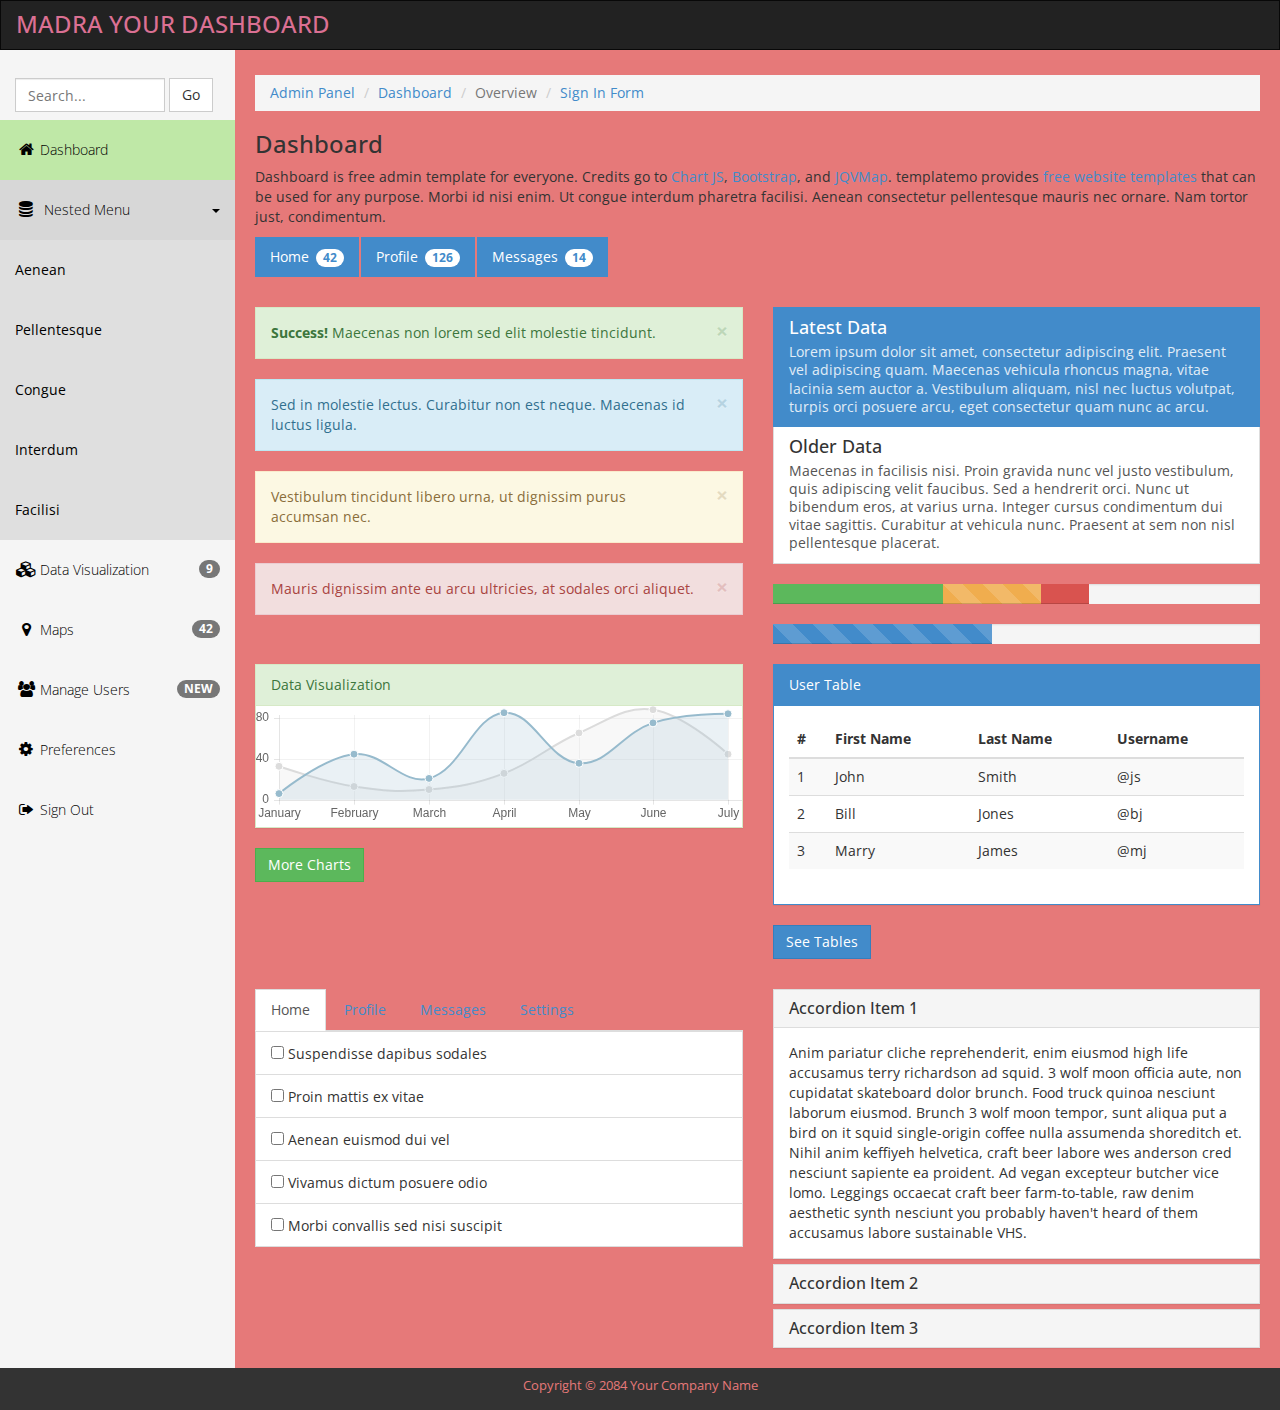
<file: Dashboard/index.html>
<!DOCTYPE html>
<head>
  <meta charset="utf-8">
  <!--[if IE]><meta http-equiv="X-UA-Compatible" content="IE=edge,chrome=1"><![endif]-->
  <title>Dashboard, Free HTML5 Admin Template</title>
  <meta name="keywords" content="" />
  <meta name="description" content="" />
  <meta name="viewport" content="width=device-width">        
  <link rel="stylesheet" href="css/templatemo_main.css">
<!-- 
Dashboard Template 
http://www.templatemo.com/preview/templatemo_415_dashboard
-->
</head>
<body>
  <div class="navbar navbar-inverse" role="navigation">
      <div class="navbar-header">
        <div class="logo"><h1>MADRA YOUR DASHBOARD</h1></div>
        <button type="button" class="navbar-toggle" data-toggle="collapse" data-target=".navbar-collapse">
          <span class="sr-only">Toggle navigation</span>
          <span class="icon-bar"></span>
          <span class="icon-bar"></span>
          <span class="icon-bar"></span>
        </button> 
      </div>   
    </div>
    <div class="template-page-wrapper">
      <div class="navbar-collapse collapse templatemo-sidebar">
        <ul class="templatemo-sidebar-menu">
          <li>
            <form class="navbar-form">
              <input type="text" class="form-control" id="templatemo_search_box" placeholder="Search...">
              <span class="btn btn-default">Go</span>
            </form>
          </li>
          <li class="active"><a href="#"><i class="fa fa-home"></i>Dashboard</a></li>
          <li class="sub open">
            <a href="javascript:;">
              <i class="fa fa-database"></i> Nested Menu <div class="pull-right"><span class="caret"></span></div>
            </a>
            <ul class="templatemo-submenu">
              <li><a href="#">Aenean</a></li>
              <li><a href="#">Pellentesque</a></li>
              <li><a href="#">Congue</a></li>             
              <li><a href="#">Interdum</a></li>
              <li><a href="#">Facilisi</a></li>
            </ul>
          </li>
          <li><a href="data-visualization.html"><i class="fa fa-cubes"></i><span class="badge pull-right">9</span>Data Visualization</a></li>
          <li><a href="maps.html"><i class="fa fa-map-marker"></i><span class="badge pull-right">42</span>Maps</a></li>
          <li><a href="tables.html"><i class="fa fa-users"></i><span class="badge pull-right">NEW</span>Manage Users</a></li>
          <li><a href="preferences.html"><i class="fa fa-cog"></i>Preferences</a></li>
          <li><a href="javascript:;" data-toggle="modal" data-target="#confirmModal"><i class="fa fa-sign-out"></i>Sign Out</a></li>
        </ul>
      </div><!--/.navbar-collapse -->

      <div class="templatemo-content-wrapper">
        <div class="templatemo-content">
          <ol class="breadcrumb">
            <li><a href="index.html">Admin Panel</a></li>
            <li><a href="#">Dashboard</a></li>
            <li class="active">Overview</li>
            <li><a href="sign-in.html">Sign In Form</a></li>
          </ol>
          <h1>Dashboard</h1>
          <p>Dashboard is free admin template for everyone. Credits go to <a href="http://chartjs.org">Chart JS</a>, <a href="http://getbootstrap.com">Bootstrap</a>, and <a href="http://jqvmap.com">JQVMap</a>. templatemo provides <a href="#">free website templates</a> that can be used for any purpose. Morbi id nisi enim. Ut congue interdum pharetra facilisi. Aenean consectetur pellentesque mauris nec ornare. Nam tortor just, condimentum.</p>

          <div class="margin-bottom-30">
            <div class="row">
              <div class="col-md-12">
                <ul class="nav nav-pills">
                  <li class="active"><a href="#">Home <span class="badge">42</span></a></li>
                  <li class="active"><a href="#">Profile <span class="badge">126</span></a></li>
                  <li class="active"><a href="#">Messages <span class="badge">14</span></a></li>
                </ul>          
              </div>
            </div>
          </div>         

          <div class="row">
            <div class="col-md-6">
              <div class="templatemo-alerts">
                <div class="row">
                  <div class="col-md-12">
                    <div class="alert alert-success alert-dismissible" role="alert">
                      <button type="button" class="close" data-dismiss="alert"><span aria-hidden="true">&times;</span><span class="sr-only">Close</span></button>
                      <strong>Success!</strong> Maecenas non lorem sed elit molestie tincidunt.
                    </div>
                    <div class="alert alert-info alert-dismissible" role="alert">
                      <button type="button" class="close" data-dismiss="alert"><span aria-hidden="true">&times;</span><span class="sr-only">Close</span></button>
                      Sed in molestie lectus. Curabitur non est neque. Maecenas id luctus ligula.
                    </div>
                    <div class="alert alert-warning alert-dismissible" role="alert">
                      <button type="button" class="close" data-dismiss="alert"><span aria-hidden="true">&times;</span><span class="sr-only">Close</span></button>
                      Vestibulum tincidunt libero urna, ut dignissim purus accumsan nec.
                    </div>
                    <div class="alert alert-danger alert-dismissible" role="alert">
                      <button type="button" class="close" data-dismiss="alert"><span aria-hidden="true">&times;</span><span class="sr-only">Close</span></button>
                      Mauris dignissim ante eu arcu ultricies, at sodales orci aliquet.
                    </div>            
                  </div>  
                </div>            
              </div>              
            </div>
            <div class="col-md-6">
              <div class="templatemo-progress">
                <div class="list-group">
                  <a href="#" class="list-group-item active">
                    <h4 class="list-group-item-heading">Latest Data</h4>
                    <p class="list-group-item-text">Lorem ipsum dolor sit amet, consectetur adipiscing elit. Praesent vel adipiscing quam. Maecenas vehicula rhoncus magna, vitae lacinia sem auctor a. Vestibulum aliquam, nisl nec luctus volutpat, turpis orci posuere arcu, eget consectetur quam nunc ac arcu.</p>
                  </a>
                  <a href="#" class="list-group-item">
                    <h4 class="list-group-item-heading">Older Data</h4>
                    <p class="list-group-item-text">Maecenas in facilisis nisi. Proin gravida nunc vel justo vestibulum, quis adipiscing velit faucibus. Sed a hendrerit orci. Nunc ut bibendum eros, at varius urna. Integer cursus condimentum dui vitae sagittis. Curabitur at vehicula nunc. Praesent at sem non nisl pellentesque placerat.</p>
                  </a>
                </div>
                <div class="progress">
                  <div class="progress-bar progress-bar-success" style="width: 35%">
                    <span class="sr-only">35% Complete (success)</span>
                  </div>
                  <div class="progress-bar progress-bar-warning progress-bar-striped" style="width: 20%">
                    <span class="sr-only">20% Complete (warning)</span>
                  </div>
                  <div class="progress-bar progress-bar-danger" style="width: 10%">
                    <span class="sr-only">10% Complete (danger)</span>
                  </div>
                </div>
                <div class="progress">
                  <div class="progress-bar progress-bar-striped active"  role="progressbar" aria-valuenow="45" aria-valuemin="0" aria-valuemax="100" style="width: 45%">
                    <span class="sr-only">45% Complete</span>
                  </div>
                </div>
              </div> 
            </div>
          </div>
          <div class="templatemo-panels">
            <div class="row">
              <div class="col-md-6 col-sm-6 margin-bottom-30">
                <div class="panel panel-success">
                  <div class="panel-heading">Data Visualization</div>
                  <canvas id="templatemo-line-chart" height="120" width="500"></canvas>
                </div> 
                <span class="btn btn-success"><a href="data-visualization.html">More Charts</a></span>
              </div>   
              <div class="col-md-6 col-sm-6 margin-bottom-30">
                <div class="panel panel-primary">
                  <div class="panel-heading">User Table</div>
                  <div class="panel-body">
                    <table class="table table-striped">
                      <thead>
                        <tr>
                          <th>#</th>
                          <th>First Name</th>
                          <th>Last Name</th>
                          <th>Username</th>
                        </tr>
                      </thead>
                      <tbody>
                        <tr>
                          <td>1</td>
                          <td>John</td>
                          <td>Smith</td>
                          <td>@js</td>
                        </tr>
                        <tr>
                          <td>2</td>
                          <td>Bill</td>
                          <td>Jones</td>
                          <td>@bj</td>
                        </tr>
                        <tr>
                          <td>3</td>
                          <td>Marry</td>
                          <td>James</td>
                          <td>@mj</td>
                        </tr>
                      </tbody>
                    </table>
                  </div>
                </div>
                <span class="btn btn-primary"><a href="tables.html">See Tables</a></span>
              </div>       
            </div>
            <div class="row">
              <div class="col-md-6 col-sm-6">
                <!-- Nav tabs -->
                <ul class="nav nav-tabs" role="tablist" id="templatemo-tabs">
                  <li class="active"><a href="#home" role="tab" data-toggle="tab">Home</a></li>
                  <li><a href="#profile" role="tab" data-toggle="tab">Profile</a></li>
                  <li><a href="#messages" role="tab" data-toggle="tab">Messages</a></li>
                  <li><a href="#settings" role="tab" data-toggle="tab">Settings</a></li>
                </ul>

                <!-- Tab panes -->
                <div class="tab-content">
                  <div class="tab-pane fade in active" id="home">
                    <ul class="list-group">
                      <li class="list-group-item"><input type="checkbox" name="" value=""> Suspendisse dapibus sodales</li>
                      <li class="list-group-item"><input type="checkbox" name="" value=""> Proin mattis ex vitae</li>
                      <li class="list-group-item"><input type="checkbox" name="" value=""> Aenean euismod dui vel</li>
                      <li class="list-group-item"><input type="checkbox" name="" value=""> Vivamus dictum posuere odio</li>
                      <li class="list-group-item"><input type="checkbox" name="" value=""> Morbi convallis sed nisi suscipit</li>
                    </ul>
                  </div>
                  <div class="tab-pane fade" id="profile">
                    <ul class="list-group">
                      <li class="list-group-item">
                        <span class="badge">33</span>
                        Vivamus dictum posuere odio
                      </li>
                      <li class="list-group-item">
                        <span class="badge">9</span>
                        Dapibus ac facilisis in
                      </li>
                      <li class="list-group-item">
                        <span class="badge">0</span>
                        Morbi convallis sed nisi suscipit
                      </li>
                      <li class="list-group-item">
                        <span class="badge">14</span>
                        Cras justo odio
                      </li>
                      <li class="list-group-item">
                        <span class="badge">2</span>
                        Vestibulum at eros
                      </li>
                    </ul>
                  </div>
                  <div class="tab-pane fade" id="messages">
                    <div class="list-group">
                      <a href="#" class="list-group-item active">
                        Morbi convallis sed nisi suscipit
                      </a>
                      <a href="#" class="list-group-item">Dapibus ac facilisis in</a>
                      <a href="#" class="list-group-item">Morbi leo risus</a>
                      <a href="#" class="list-group-item">Porta ac consectetur ac</a>
                      <a href="#" class="list-group-item">Vestibulum at eros</a>
                    </div>
                  </div>
                  <div class="tab-pane fade" id="settings">
                    <div class="list-group">
                      <a href="#" class="list-group-item disabled">
                        Vivamus dictum posuere odio
                      </a>
                      <a href="#" class="list-group-item">Porta ac consectetur ac</a>
                      <a href="#" class="list-group-item">Vestibulum at eros</a>
                      <a href="#" class="list-group-item">Dapibus ac facilisis in</a>
                      <a href="#" class="list-group-item">Morbi leo risus</a>
                    </div>
                  </div>
                </div> <!-- tab-content --> 
              </div> 
              <div class="col-md-6 col-sm-6">
                <div class="panel-group" id="accordion">
                  <div class="panel panel-default">
                    <div class="panel-heading">
                      <h4 class="panel-title">
                        <a data-toggle="collapse" data-parent="#accordion" href="#collapseOne">
                          Accordion Item 1
                        </a>
                      </h4>
                    </div>
                    <div id="collapseOne" class="panel-collapse collapse in">
                      <div class="panel-body">
                        Anim pariatur cliche reprehenderit, enim eiusmod high life accusamus terry richardson ad squid. 3 wolf moon officia aute, non cupidatat skateboard dolor brunch. Food truck quinoa nesciunt laborum eiusmod. Brunch 3 wolf moon tempor, sunt aliqua put a bird on it squid single-origin coffee nulla assumenda shoreditch et. Nihil anim keffiyeh helvetica, craft beer labore wes anderson cred nesciunt sapiente ea proident. Ad vegan excepteur butcher vice lomo. Leggings occaecat craft beer farm-to-table, raw denim aesthetic synth nesciunt you probably haven't heard of them accusamus labore sustainable VHS.
                      </div>
                    </div>
                  </div>
                  <div class="panel panel-default">
                    <div class="panel-heading">
                      <h4 class="panel-title">
                        <a data-toggle="collapse" data-parent="#accordion" href="#collapseTwo">
                          Accordion Item 2
                        </a>
                      </h4>
                    </div>
                    <div id="collapseTwo" class="panel-collapse collapse">
                      <div class="panel-body">
                        Anim pariatur cliche reprehenderit, enim eiusmod high life accusamus terry richardson ad squid. 3 wolf moon officia aute, non cupidatat skateboard dolor brunch. Food truck quinoa nesciunt laborum eiusmod. Brunch 3 wolf moon tempor, sunt aliqua put a bird on it squid single-origin coffee nulla assumenda shoreditch et. Nihil anim keffiyeh helvetica, craft beer labore wes anderson cred nesciunt sapiente ea proident. Ad vegan excepteur butcher vice lomo. Leggings occaecat craft beer farm-to-table, raw denim aesthetic synth nesciunt you probably haven't heard of them accusamus labore sustainable VHS.
                      </div>
                    </div>
                  </div>
                  <div class="panel panel-default">
                    <div class="panel-heading">
                      <h4 class="panel-title">
                        <a data-toggle="collapse" data-parent="#accordion" href="#collapseThree">
                          Accordion Item 3
                        </a>
                      </h4>
                    </div>
                    <div id="collapseThree" class="panel-collapse collapse">
                      <div class="panel-body">
                        <button type="button" id="loading-example-btn" data-loading-text="Loading..." class="btn btn-primary">
                          Click here
                        </button> to load.
                      </div>
                    </div>
                  </div>
                </div>
              </div>          
            </div> 
          </div>    
        </div>
      </div>
      <!-- Modal -->
      <div class="modal fade" id="confirmModal" tabindex="-1" role="dialog" aria-labelledby="myModalLabel" aria-hidden="true">
        <div class="modal-dialog">
          <div class="modal-content">
            <div class="modal-header">
              <button type="button" class="close" data-dismiss="modal"><span aria-hidden="true">&times;</span><span class="sr-only">Close</span></button>
              <h4 class="modal-title" id="myModalLabel">Are you sure you want to sign out?</h4>
            </div>
            <div class="modal-footer">
              <a href="sign-in.html" class="btn btn-primary">Yes</a>
              <button type="button" class="btn btn-default" data-dismiss="modal">No</button>
            </div>
          </div>
        </div>
      </div>
      <footer class="templatemo-footer">
        <div class="templatemo-copyright">
          <p>Copyright &copy; 2084 Your Company Name</p>
        </div>
      </footer>
    </div>

    <script src="js/jquery.min.js"></script>
    <script src="js/bootstrap.min.js"></script>
    <script src="js/Chart.min.js"></script>
    <script src="js/templatemo_script.js"></script>
    <script type="text/javascript">
    // Line chart
    var randomScalingFactor = function(){ return Math.round(Math.random()*100)};
    var lineChartData = {
      labels : ["January","February","March","April","May","June","July"],
      datasets : [
      {
        label: "My First dataset",
        fillColor : "rgba(220,220,220,0.2)",
        strokeColor : "rgba(220,220,220,1)",
        pointColor : "rgba(220,220,220,1)",
        pointStrokeColor : "#fff",
        pointHighlightFill : "#fff",
        pointHighlightStroke : "rgba(220,220,220,1)",
        data : [randomScalingFactor(),randomScalingFactor(),randomScalingFactor(),randomScalingFactor(),randomScalingFactor(),randomScalingFactor(),randomScalingFactor()]
      },
      {
        label: "My Second dataset",
        fillColor : "rgba(151,187,205,0.2)",
        strokeColor : "rgba(151,187,205,1)",
        pointColor : "rgba(151,187,205,1)",
        pointStrokeColor : "#fff",
        pointHighlightFill : "#fff",
        pointHighlightStroke : "rgba(151,187,205,1)",
        data : [randomScalingFactor(),randomScalingFactor(),randomScalingFactor(),randomScalingFactor(),randomScalingFactor(),randomScalingFactor(),randomScalingFactor()]
      }
      ]

    }

    window.onload = function(){
      var ctx_line = document.getElementById("templatemo-line-chart").getContext("2d");
      window.myLine = new Chart(ctx_line).Line(lineChartData, {
        responsive: true
      });
    };

    $('#myTab a').click(function (e) {
      e.preventDefault();
      $(this).tab('show');
    });

    $('#loading-example-btn').click(function () {
      var btn = $(this);
      btn.button('loading');
      // $.ajax(...).always(function () {
      //   btn.button('reset');
      // });
  });
  </script>
</body>
</html>
</file>
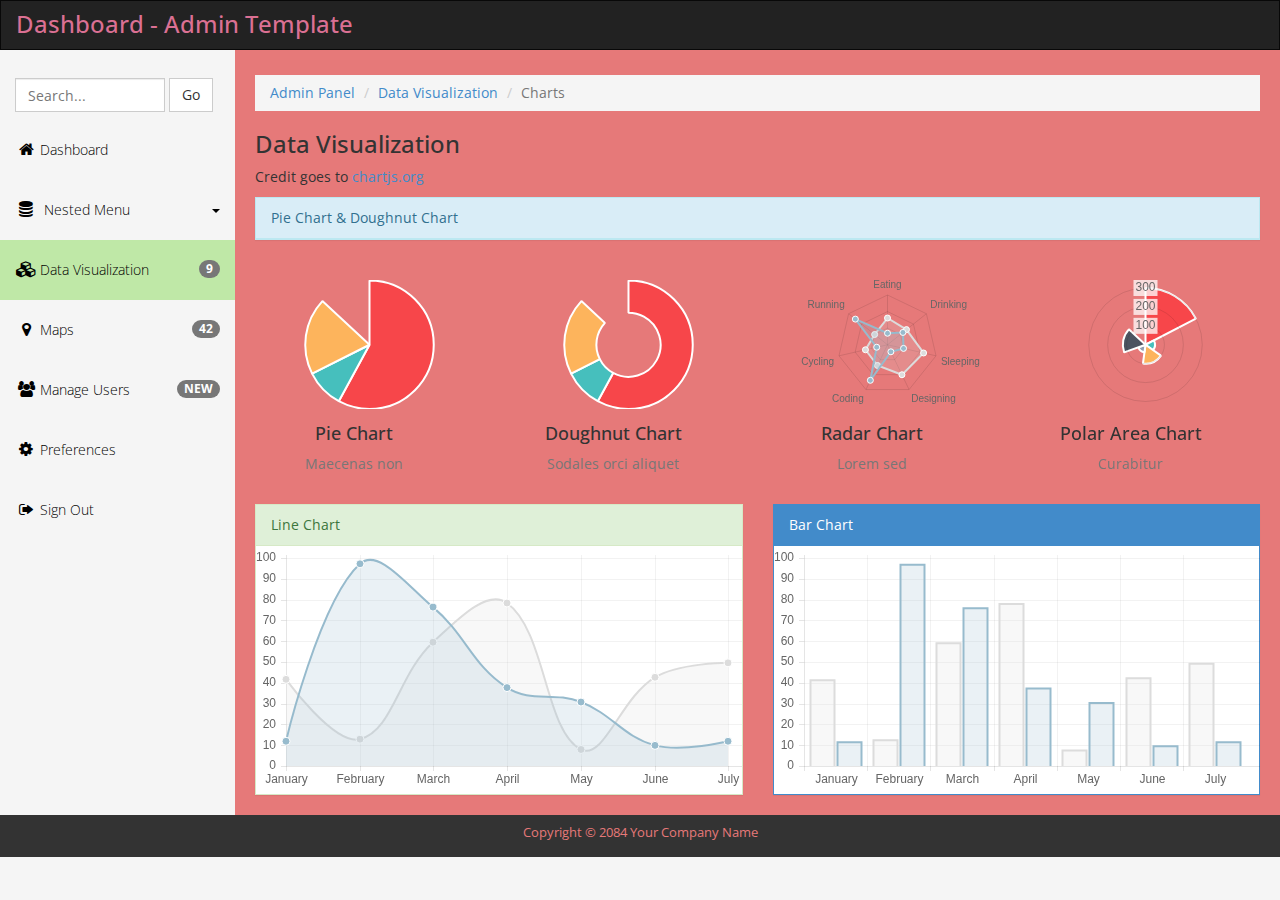
<file: Dashboard/data-visualization.html>
<!DOCTYPE html>
<head>
  <meta charset="utf-8">
  <!--[if IE]><meta http-equiv="X-UA-Compatible" content="IE=edge,chrome=1"><![endif]-->
  <title>Dashboard Charts, Free Admin Template</title>
  <meta name="keywords" content="" />
  <meta name="description" content="" />
  <meta name="viewport" content="width=device-width">        
  <link rel="stylesheet" href="css/templatemo_main.css">
<!-- 
Dashboard Template 
http://www.templatemo.com/preview/templatemo_415_dashboard
-->
</head>
<body>
  <div id="main-wrapper">
    <div class="navbar navbar-inverse" role="navigation">
      <div class="navbar-header">
        <div class="logo"><h1>Dashboard - Admin Template</h1></div>
        <button type="button" class="navbar-toggle" data-toggle="collapse" data-target=".navbar-collapse">
          <span class="sr-only">Toggle navigation</span>
          <span class="icon-bar"></span>
          <span class="icon-bar"></span>
          <span class="icon-bar"></span>
        </button> 
      </div>   
    </div>
    <div class="template-page-wrapper">
      <div class="navbar-collapse collapse templatemo-sidebar">
        <ul class="templatemo-sidebar-menu">
          <li>
            <form class="navbar-form">
              <input type="text" class="form-control" id="templatemo_search_box" placeholder="Search...">
              <span class="btn btn-default">Go</span>
            </form>
          </li>
          <li><a href="index.html"><i class="fa fa-home"></i>Dashboard</a></li>
          <li class="sub">
            <a href="javascript:;">
              <i class="fa fa-database"></i> Nested Menu <div class="pull-right"><span class="caret"></span></div>
            </a>
            <ul class="templatemo-submenu">
              <li><a href="#">Aenean</a></li>
              <li><a href="#">Pellentesque</a></li>
              <li><a href="#">Congue</a></li>             
              <li><a href="#">Interdum</a></li>
              <li><a href="#">Facilisi</a></li>
            </ul>
          </li>
          <li class="active"><a href="#"><i class="fa fa-cubes"></i><span class="badge pull-right">9</span>Data Visualization</a></li>
          <li><a href="maps.html"><i class="fa fa-map-marker"></i><span class="badge pull-right">42</span>Maps</a></li>
          <li><a href="tables.html"><i class="fa fa-users"></i><span class="badge pull-right">NEW</span>Manage Users</a></li>
          <li><a href="preferences.html"><i class="fa fa-cog"></i>Preferences</a></li>
          <li><a href="javascript:;" data-toggle="modal" data-target="#confirmModal"><i class="fa fa-sign-out"></i>Sign Out</a></li>
        </ul>
      </div><!--/.navbar-collapse -->

      <div class="templatemo-content-wrapper">
        <div class="templatemo-content">
          <ol class="breadcrumb">
            <li><a href="index.html">Admin Panel</a></li>
            <li><a href="#">Data Visualization</a></li>
            <li class="active">Charts</li>
          </ol>
          <h1>Data Visualization</h1>
          <p>Credit goes to <a href="http://www.chartjs.org">chartjs.org</a></p>         
          <div class="templatemo-charts">
            <div class="row">
              <div class="col-lg-12 col-md-12 col-sm-12 col-xs-12">
                <div class="panel panel-info">
                  <div class="panel-heading">Pie Chart &amp; Doughnut Chart</div>
                </div>
                <div class="row templatemo-chart-row">

                  <div class="templatemo-chart-box col-lg-3 col-md-3 col-sm-4 col-xs-12">
                    <canvas id="templatemo-pie-chart"></canvas>
                    <h4>Pie Chart</h4>
                    <span class="text-muted">Maecenas non</span>  
                  </div>
                  
                  <div class="templatemo-chart-box col-lg-3 col-md-3 col-sm-4 col-xs-12">           
                    <canvas id="templatemo-doughnut-chart"></canvas>
                    <h4>Doughnut Chart</h4>
                    <span class="text-muted">Sodales orci aliquet</span> 
                  </div>
                  
                  <div class="templatemo-chart-box col-lg-3 col-md-3 col-sm-4 col-xs-12">           
                    <canvas id="templatemo-radar-chart"></canvas>
                    <h4>Radar Chart</h4>
                    <span class="text-muted">Lorem sed</span> 
                  </div>

                  <div class="templatemo-chart-box col-lg-3 col-md-3 col-sm-4 col-xs-12">           
                    <canvas id="templatemo-polar-chart"></canvas>
                    <h4>Polar Area Chart</h4>
                    <span class="text-muted">Curabitur</span> 
                  </div>

                </div>                  
              </div>
            </div>
            <div class="row">
              <div class="col-md-6 col-sm-6">
                <div class="panel panel-success">
                  <div class="panel-heading">Line Chart</div>
                  <canvas id="templatemo-line-chart"></canvas>
                </div>                       
              </div>
              <div class="col-md-6 col-sm-6">
                <div class="panel panel-primary">
                  <div class="panel-heading">Bar Chart</div>
                  <canvas id="templatemo-bar-chart"></canvas>
                </div>
              </div> 
            </div>
          </div>
        </div>
      </div>
      
      <!-- Modal -->
      <div class="modal fade" id="confirmModal" tabindex="-1" role="dialog" aria-labelledby="myModalLabel" aria-hidden="true">
        <div class="modal-dialog">
          <div class="modal-content">
            <div class="modal-header">
              <button type="button" class="close" data-dismiss="modal"><span aria-hidden="true">&times;</span><span class="sr-only">Close</span></button>
              <h4 class="modal-title" id="myModalLabel">Are you sure you want to sign out?</h4>
            </div>
            <div class="modal-footer">
              <a href="sign-in.html" class="btn btn-primary">Yes</a>
              <button type="button" class="btn btn-default" data-dismiss="modal">No</button>
            </div>
          </div>
        </div>
      </div>

      <footer class="templatemo-footer">
        <div class="templatemo-copyright">
          <p>Copyright &copy; 2084 Your Company Name <!-- Credit: www.templatemo.com --></p>
        </div>
      </footer>
    </div>

</div>

    <script src="js/jquery.min.js"></script>
    <script src="js/bootstrap.min.js"></script>
    <script src="js/Chart.min.js"></script>
    <script src="js/templatemo_script.js"></script>
    <script type="text/javascript">
      // Line chart
      var randomScalingFactor = function(){ return Math.round(Math.random()*100)};
      var lineChartData = {
        labels : ["January","February","March","April","May","June","July"],
        datasets : [
        {
          label: "My First dataset",
          fillColor : "rgba(220,220,220,0.2)",
          strokeColor : "rgba(220,220,220,1)",
          pointColor : "rgba(220,220,220,1)",
          pointStrokeColor : "#fff",
          pointHighlightFill : "#fff",
          pointHighlightStroke : "rgba(220,220,220,1)",
          data : [randomScalingFactor(),randomScalingFactor(),randomScalingFactor(),randomScalingFactor(),randomScalingFactor(),randomScalingFactor(),randomScalingFactor()]
        },
        {
          label: "My Second dataset",
          fillColor : "rgba(151,187,205,0.2)",
          strokeColor : "rgba(151,187,205,1)",
          pointColor : "rgba(151,187,205,1)",
          pointStrokeColor : "#fff",
          pointHighlightFill : "#fff",
          pointHighlightStroke : "rgba(151,187,205,1)",
          data : [randomScalingFactor(),randomScalingFactor(),randomScalingFactor(),randomScalingFactor(),randomScalingFactor(),randomScalingFactor(),randomScalingFactor()]
        }
        ]

      } // lineChartData

      var pieChartData = [
      {
        value: 300,
        color:"#F7464A",
        highlight: "#FF5A5E",
        label: "Red"
      },
      {
        value: 50,
        color: "#46BFBD",
        highlight: "#5AD3D1",
        label: "Green"
      },
      {
        value: 100,
        color: "#FDB45C",
        highlight: "#FFC870",
        label: "Yellow"
      }
      ] // pie chart data

      // radar chart
      var radarChartData = {
        labels: ["Eating", "Drinking", "Sleeping", "Designing", "Coding", "Cycling", "Running"],
        datasets: [
        {
          label: "My First dataset",
          fillColor: "rgba(220,220,220,0.2)",
          strokeColor: "rgba(220,220,220,1)",
          pointColor: "rgba(220,220,220,1)",
          pointStrokeColor: "#fff",
          pointHighlightFill: "#fff",
          pointHighlightStroke: "rgba(220,220,220,1)",
          data: [65, 59, 90, 81, 56, 55, 40]
        },
        {
          label: "My Second dataset",
          fillColor: "rgba(151,187,205,0.2)",
          strokeColor: "rgba(151,187,205,1)",
          pointColor: "rgba(151,187,205,1)",
          pointStrokeColor: "#fff",
          pointHighlightFill: "#fff",
          pointHighlightStroke: "rgba(151,187,205,1)",
          data: [28, 48, 40, 19, 96, 27, 100]
        }
        ]
      }; // radar chart

      // polar area chart
      var polarAreaChartData = [
      {
        value: 300,
        color:"#F7464A",
        highlight: "#FF5A5E",
        label: "Red"
      },
      {
        value: 50,
        color: "#46BFBD",
        highlight: "#5AD3D1",
        label: "Green"
      },
      {
        value: 100,
        color: "#FDB45C",
        highlight: "#FFC870",
        label: "Yellow"
      },
      {
        value: 40,
        color: "#949FB1",
        highlight: "#A8B3C5",
        label: "Grey"
      },
      {
        value: 120,
        color: "#4D5360",
        highlight: "#616774",
        label: "Dark Grey"
      }

      ];

      window.onload = function(){
        var ctx_line = document.getElementById("templatemo-line-chart").getContext("2d");
        var ctx_bar = document.getElementById("templatemo-bar-chart").getContext("2d");
        var ctx_pie = document.getElementById("templatemo-pie-chart").getContext("2d");
        var ctx_doughnut = document.getElementById("templatemo-doughnut-chart").getContext("2d");
        var ctxRadar = document.getElementById("templatemo-radar-chart").getContext("2d");
        var ctxPolar = document.getElementById("templatemo-polar-chart").getContext("2d");

        window.myLine = new Chart(ctx_line).Line(lineChartData, {
          responsive: true
        });
        window.myBar = new Chart(ctx_bar).Bar(lineChartData, {
          responsive: true
        });
        window.myPieChart = new Chart(ctx_pie).Pie(pieChartData,{
          responsive: true
        });
        window.myDoughnutChart = new Chart(ctx_doughnut).Doughnut(pieChartData,{
          responsive: true
        });
        var myRadarChart = new Chart(ctxRadar).Radar(radarChartData, {
          responsive: true
        });
        var myPolarAreaChart = new Chart(ctxPolar).PolarArea(polarAreaChartData, {
          responsive: true
        });
      }
    </script>
  </body>
</html>
</file>
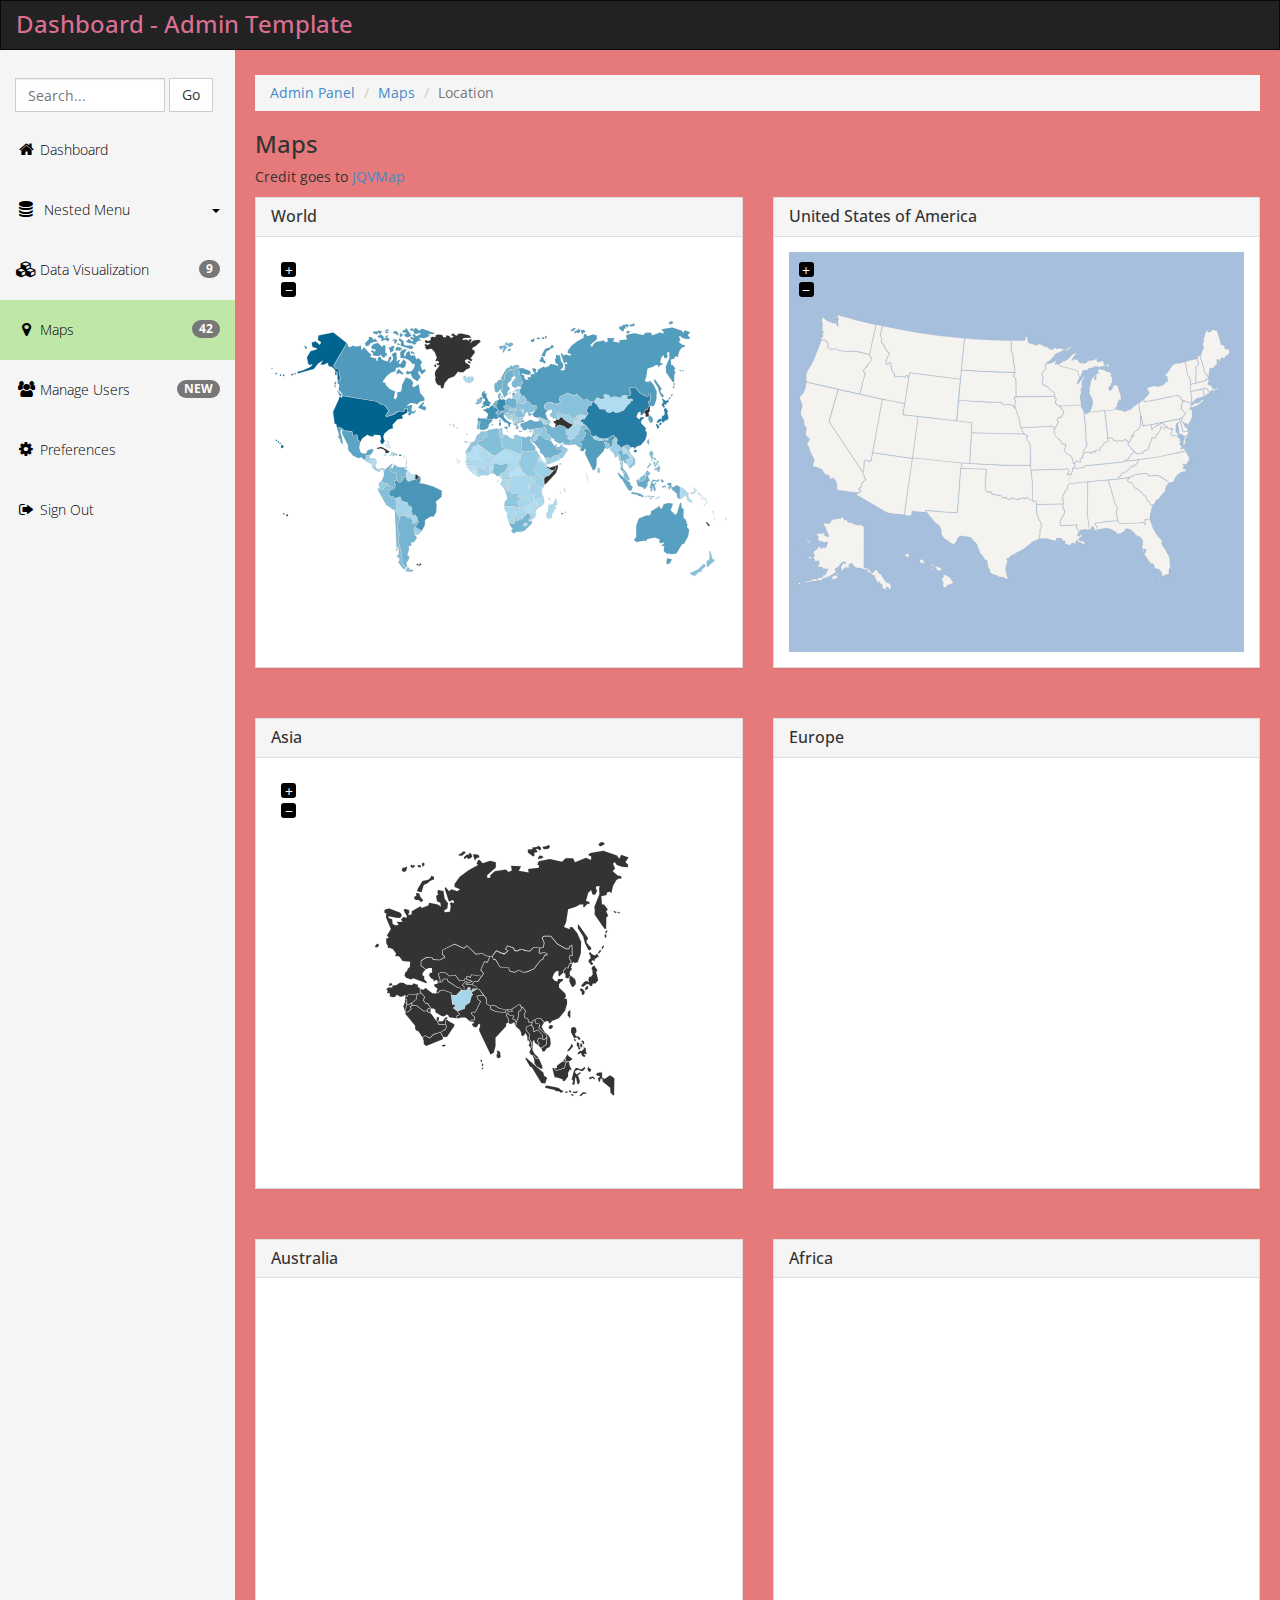
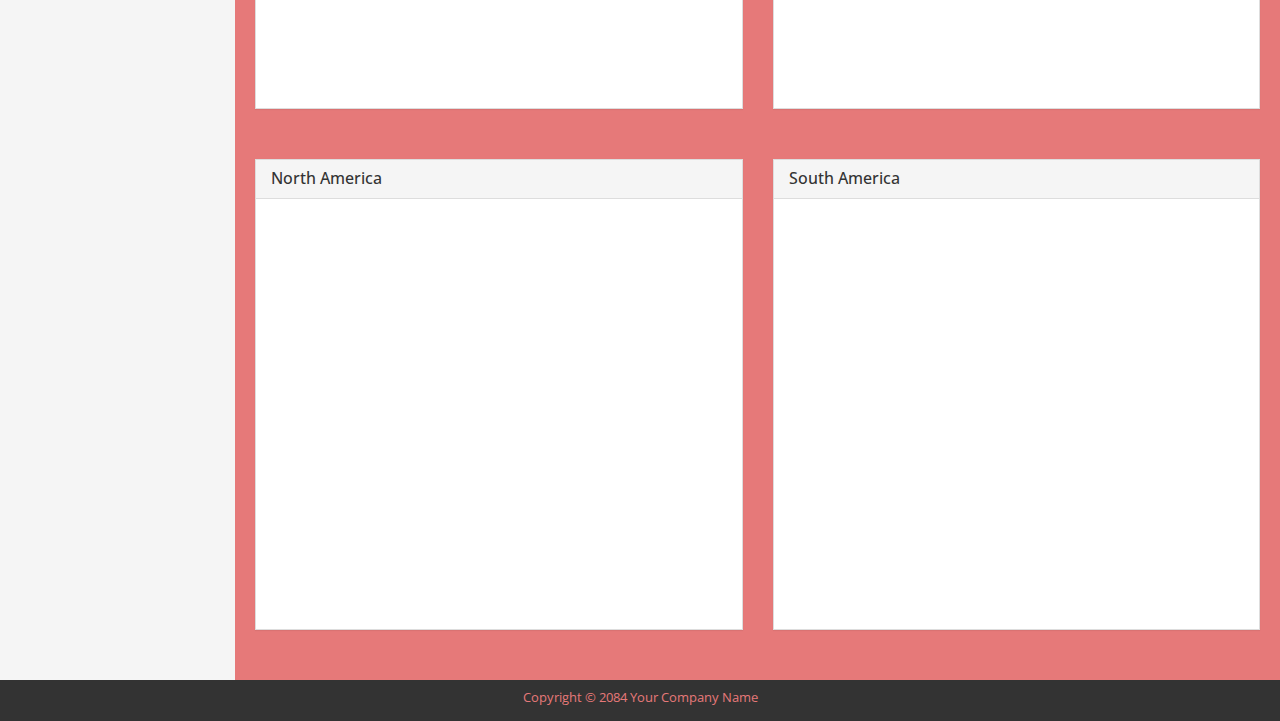
<file: Dashboard/maps.html>
<!DOCTYPE html>
<head>
  <meta charset="utf-8">
  <!--[if IE]><meta http-equiv="X-UA-Compatible" content="IE=edge,chrome=1"><![endif]-->
  <title>Dashboard Maps, Free Admin Template</title>
  <meta name="keywords" content="" />
  <meta name="description" content="" />
  <meta name="viewport" content="width=device-width">   
  <link href="jqvmap/jqvmap.css" media="screen" rel="stylesheet" type="text/css" />   
  <link rel="stylesheet" href="css/templatemo_main.css">
<!-- 
Dashboard Template 
http://www.templatemo.com/preview/templatemo_415_dashboard
-->
</head>
<body>
  <div id="main-wrapper">
    <div class="navbar navbar-inverse" role="navigation">
      <div class="navbar-header">
        <div class="logo"><h1>Dashboard - Admin Template</h1></div>
        <button type="button" class="navbar-toggle" data-toggle="collapse" data-target=".navbar-collapse">
          <span class="sr-only">Toggle navigation</span>
          <span class="icon-bar"></span>
          <span class="icon-bar"></span>
          <span class="icon-bar"></span>
        </button> 
      </div>   
    </div>
    <div class="template-page-wrapper">
      <div class="navbar-collapse collapse templatemo-sidebar">
        <ul class="templatemo-sidebar-menu">
          <li>
            <form class="navbar-form">
              <input type="text" class="form-control" id="templatemo_search_box" placeholder="Search...">
              <span class="btn btn-default">Go</span>
            </form>
          </li>
          <li><a href="index.html"><i class="fa fa-home"></i>Dashboard</a></li>
          <li class="sub">
            <a href="javascript:;">
              <i class="fa fa-database"></i> Nested Menu <div class="pull-right"><span class="caret"></span></div>
            </a>
            <ul class="templatemo-submenu">
              <li><a href="#">Aenean</a></li>
              <li><a href="#">Pellentesque</a></li>
              <li><a href="#">Congue</a></li>             
              <li><a href="#">Interdum</a></li>
              <li><a href="#">Facilisi</a></li>
            </ul>
          </li>
          <li><a href="data-visualization.html"><i class="fa fa-cubes"></i><span class="badge pull-right">9</span>Data Visualization</a></li>
          <li class="active"><a href="#"><i class="fa fa-map-marker"></i><span class="badge pull-right">42</span>Maps</a></li>
          <li><a href="tables.html"><i class="fa fa-users"></i><span class="badge pull-right">NEW</span>Manage Users</a></li>
          <li><a href="preferences.html"><i class="fa fa-cog"></i>Preferences</a></li>
          <li><a href="javascript:;" data-toggle="modal" data-target="#confirmModal"><i class="fa fa-sign-out"></i>Sign Out</a></li>
        </ul>
      </div><!--/.navbar-collapse -->

      <div class="templatemo-content-wrapper">
        <div class="templatemo-content">
          <ol class="breadcrumb">
            <li><a href="index.html">Admin Panel</a></li>
            <li><a href="#">Maps</a></li>
            <li class="active">Location</li>
          </ol>
          <h1>Maps</h1>
          <p>Credit goes to <a href="http://jqvmap.com">JQVMap</a></p>         
          <div class="templatemo-maps">
            <div class="row">
              <div class="col-md-6 col-sm-6 margin-bottom-30">
                <div class="panel panel-default">
                  <div class="panel-heading">
                    <h4 class="panel-title">World</h4>
                  </div>
                  <div class="panel-body">
                    <div id="vmap_world" class="vmap"></div>
                  </div>
                </div>                
              </div>
              <div class="col-md-6 col-sm-6 margin-bottom-30">
                <div class="panel panel-default">
                  <div class="panel-heading">
                    <h4 class="panel-title">United States of America</h4>
                  </div>
                  <div class="panel-body">
                    <div id="vmap_usa" class="vmap"></div>
                  </div>
                </div>  
              </div>
            </div>
            <div class="row">
              <div class="col-md-6 col-sm-6 margin-bottom-30">
                <div class="panel panel-default">
                  <div class="panel-heading">
                    <h4 class="panel-title">Asia</h4>
                  </div>
                  <div class="panel-body">
                    <div id="vmap_asia" class="vmap"></div>
                  </div>
                </div>  
              </div>
              <div class="col-md-6 col-sm-6 margin-bottom-30">
                <div class="panel panel-default">
                  <div class="panel-heading">
                    <h4 class="panel-title">Europe</h4>
                  </div>
                  <div class="panel-body">
                    <div id="vmap_europe" class="vmap"></div>
                  </div>
                </div>  
              </div>
            </div>
            <div class="row">
              <div class="col-md-6 col-sm-6 margin-bottom-30">
                <div class="panel panel-default">
                  <div class="panel-heading">
                    <h4 class="panel-title">Australia</h4>
                  </div>
                  <div class="panel-body">
                    <div id="vmap_australia" class="vmap"></div>
                  </div>
                </div>  
              </div>
              <div class="col-md-6 col-sm-6 margin-bottom-30">
                <div class="panel panel-default">
                  <div class="panel-heading">
                    <h4 class="panel-title">Africa</h4>
                  </div>
                  <div class="panel-body">
                    <div id="vmap_africa" class="vmap"></div>
                  </div>
                </div>  
              </div>
            </div>
            <div class="row">
              <div class="col-md-6 col-sm-6 margin-bottom-30">
                <div class="panel panel-default">
                  <div class="panel-heading">
                    <h4 class="panel-title">North America</h4>
                  </div>
                  <div class="panel-body">
                    <div id="vmap_northamerica" class="vmap"></div>
                  </div>
                </div>  
              </div>
              <div class="col-md-6 col-sm-6 margin-bottom-30">
                <div class="panel panel-default">
                  <div class="panel-heading">
                    <h4 class="panel-title">South America</h4>
                  </div>
                  <div class="panel-body">
                    <div id="vmap_southamerica" class="vmap"></div>
                  </div>
                </div>  
              </div>
            </div>
          </div>
        </div>

        <!-- Modal -->
        <div class="modal fade" id="confirmModal" tabindex="-1" role="dialog" aria-labelledby="myModalLabel" aria-hidden="true">
          <div class="modal-dialog">
            <div class="modal-content">
              <div class="modal-header">
                <button type="button" class="close" data-dismiss="modal"><span aria-hidden="true">&times;</span><span class="sr-only">Close</span></button>
                <h4 class="modal-title" id="myModalLabel">Are you sure you want to sign out?</h4>
              </div>
              <div class="modal-footer">
                <a href="sign-in.html" class="btn btn-primary">Yes</a>
                <button type="button" class="btn btn-default" data-dismiss="modal">No</button>
              </div>
            </div>
          </div>
        </div>

        <footer class="templatemo-footer">
          <div class="templatemo-copyright">
            <p>Copyright &copy; 2084 Your Company Name <!-- Credit: www.templatemo.com --></p>
          </div>
        </footer>
      </div>
	</div>
      <script src="js/jquery.min.js"></script>
      <script src="js/bootstrap.min.js"></script>
      <script src="js/templatemo_script.js"></script>
      <script src="jqvmap/jquery.vmap.js" type="text/javascript"></script>
      <script src="jqvmap/maps/jquery.vmap.world.js" type="text/javascript"></script>
      <script src="jqvmap/data/jquery.vmap.sampledata.js" type="text/javascript"></script>
      <script src="jqvmap/maps/jquery.vmap.usa.js" type="text/javascript"></script>
      <script src="jqvmap/maps/continents/jquery.vmap.asia.js" type="text/javascript"></script>
      <script src="jqvmap/maps/continents/jquery.vmap.europe.js" type="text/javascript"></script>
      <script src="jqvmap/maps/continents/jquery.vmap.australia.js" type="text/javascript"></script>
      <script src="jqvmap/maps/continents/jquery.vmap.africa.js" type="text/javascript"></script>
      <script src="jqvmap/maps/continents/jquery.vmap.north-america.js" type="text/javascript"></script>
      <script src="jqvmap/maps/continents/jquery.vmap.south-america.js" type="text/javascript"></script>
      
      <script type="text/javascript">
        $(document).ready(function() {

          $('#vmap_world').vectorMap({
            map: 'world_en',
            backgroundColor: '#ffffff',
            color: '#333',
            hoverOpacity: 0.7,
            selectedColor: '#666666',
            enableZoom: true,
            showTooltip: true,
            values: sample_data,
            scaleColors: ['#C8EEFF', '#006491'],
            normalizeFunction: 'polynomial'
          });
          $('#vmap_usa').vectorMap({
            map: 'usa_en',
            enableZoom: true,
            showTooltip: true,
            selectedRegion: 'MO'
          });
          $('#vmap_asia').vectorMap({
            map: 'asia_en',
            backgroundColor: '#ffffff',
            color: '#333333',
            hoverOpacity: 0.7,
            selectedColor: '#666666',
            enableZoom: true,
            showTooltip: true,
            values: sample_data,
            scaleColors: ['#C8EEFF', '#006491'],
            normalizeFunction: 'polynomial'
          });
          $('#vmap_europe').vectorMap({
            map: 'europe_en',
            backgroundColor: '#ffffff',
            color: '#333333',
            hoverOpacity: 0.7,
            selectedColor: '#666666',
            enableZoom: true,
            showTooltip: true,
            values: sample_data,
            scaleColors: ['#C8EEFF', '#006491'],
            normalizeFunction: 'polynomial'
          });
          $('#vmap_australia').vectorMap({
            map: 'australia_en',
            backgroundColor: '#ffffff',
            color: '#333333',
            hoverOpacity: 0.7,
            selectedColor: '#666666',
            enableZoom: true,
            showTooltip: true,
            values: sample_data,
            scaleColors: ['#C8EEFF', '#006491'],
            normalizeFunction: 'polynomial'
          });
          $('#vmap_africa').vectorMap({
            map: 'africa_en',
            backgroundColor: '#ffffff',
            color: '#333333',
            hoverOpacity: 0.7,
            selectedColor: '#666666',
            enableZoom: true,
            showTooltip: true,
            values: sample_data,
            scaleColors: ['#C8EEFF', '#006491'],
            normalizeFunction: 'polynomial'
          });
          $('#vmap_northamerica').vectorMap({
            map: 'north-america_en',
            backgroundColor: '#ffffff',
            color: '#333333',
            hoverOpacity: 0.7,
            selectedColor: '#666666',
            enableZoom: true,
            showTooltip: true,
            values: sample_data,
            scaleColors: ['#C8EEFF', '#006491'],
            normalizeFunction: 'polynomial'
          });
          $('#vmap_southamerica').vectorMap({
            map: 'south-america_en',
            backgroundColor: '#ffffff',
            color: '#333333',
            hoverOpacity: 0.7,
            selectedColor: '#666666',
            enableZoom: true,
            showTooltip: true,
            values: sample_data,
            scaleColors: ['#C8EEFF', '#006491'],
            normalizeFunction: 'polynomial'
          });
        });
</script>
</div>
</body>
</html>
</file>
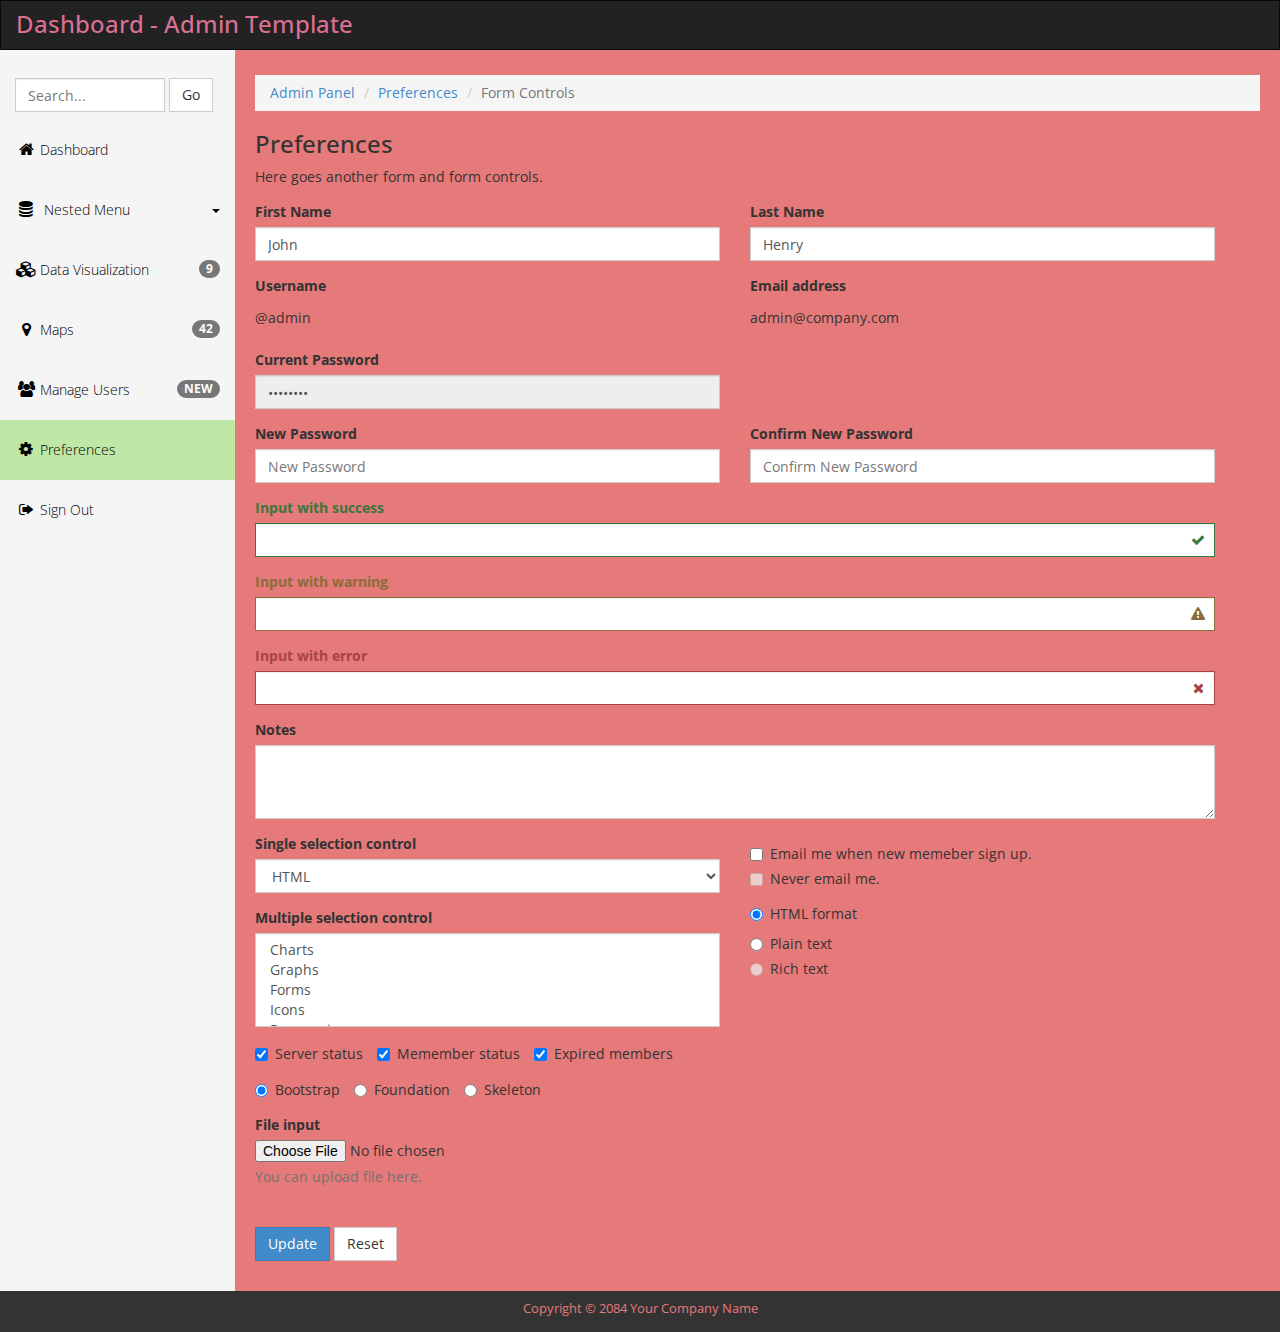
<file: Dashboard/preferences.html>
<!DOCTYPE html>
<head>
  <meta charset="utf-8">
  <!--[if IE]><meta http-equiv="X-UA-Compatible" content="IE=edge,chrome=1"><![endif]-->
  <title>Dashboard Preferences, Free Admin Template</title>
  <meta name="keywords" content="" />
  <meta name="description" content="" />
  <meta name="viewport" content="width=device-width">        
  <link rel="stylesheet" href="css/templatemo_main.css">
<!-- 
Dashboard Template 
http://www.templatemo.com/preview/templatemo_415_dashboard
-->
</head>
<body>
  <div id="main-wrapper">
    <div class="navbar navbar-inverse" role="navigation">
      <div class="navbar-header">
        <div class="logo"><h1>Dashboard - Admin Template</h1></div>
        <button type="button" class="navbar-toggle" data-toggle="collapse" data-target=".navbar-collapse">
          <span class="sr-only">Toggle navigation</span>
          <span class="icon-bar"></span>
          <span class="icon-bar"></span>
          <span class="icon-bar"></span>
        </button> 
      </div>   
    </div>
    <div class="template-page-wrapper">
      <div class="navbar-collapse collapse templatemo-sidebar">
        <ul class="templatemo-sidebar-menu">
          <li>
            <form class="navbar-form">
              <input type="text" class="form-control" id="templatemo_search_box" placeholder="Search...">
              <span class="btn btn-default">Go</span>
            </form>
          </li>
          <li><a href="index.html"><i class="fa fa-home"></i>Dashboard</a></li>
          <li class="sub">
            <a href="javascript:;">
              <i class="fa fa-database"></i> Nested Menu <div class="pull-right"><span class="caret"></span></div>
            </a>
            <ul class="templatemo-submenu">
              <li><a href="#">Aenean</a></li>
              <li><a href="#">Pellentesque</a></li>
              <li><a href="#">Congue</a></li>             
              <li><a href="#">Interdum</a></li>
              <li><a href="#">Facilisi</a></li>
            </ul>
          </li>
          <li><a href="data-visualization.html"><i class="fa fa-cubes"></i><span class="badge pull-right">9</span>Data Visualization</a></li>
          <li><a href="maps.html"><i class="fa fa-map-marker"></i><span class="badge pull-right">42</span>Maps</a></li>
          <li><a href="tables.html"><i class="fa fa-users"></i><span class="badge pull-right">NEW</span>Manage Users</a></li>
          <li class="active"><a href="#"><i class="fa fa-cog"></i>Preferences</a></li>
          <li><a href="javascript:;" data-toggle="modal" data-target="#confirmModal"><i class="fa fa-sign-out"></i>Sign Out</a></li>
        </ul>
      </div><!--/.navbar-collapse -->

      <div class="templatemo-content-wrapper">
        <div class="templatemo-content">
          <ol class="breadcrumb">
            <li><a href="index.html">Admin Panel</a></li>
            <li><a href="#">Preferences</a></li>
            <li class="active">Form Controls</li>
          </ol>
          <h1>Preferences</h1>
          <p class="margin-bottom-15">Here goes another form and form controls.</p>
          <div class="row">
            <div class="col-md-12">
              <form role="form" id="templatemo-preferences-form">
                <div class="row">
                  <div class="col-md-6 margin-bottom-15">
                    <label for="firstName" class="control-label">First Name</label>
                    <input type="text" class="form-control" id="firstName" value="John">                  
                  </div>
                  <div class="col-md-6 margin-bottom-15">
                    <label for="lastName" class="control-label">Last Name</label>
                    <input type="text" class="form-control" id="lastName" value="Henry">                 
                  </div>
                </div>
                <div class="row">
                  <div class="col-md-6 margin-bottom-15">
                    <label>Username</label>
                    <p class="form-control-static" id="username">@admin</p>
                  </div>
                  <div class="col-md-6 margin-bottom-15">
                    <label>Email address</label>
                    <p class="form-control-static" id="email">admin@company.com</p>
                  </div>
                </div>
                <div class="row">
                  <div class="col-md-6 margin-bottom-15">
                    <label for="currentPassword">Current Password</label>
                    <input type="password" class="form-control" id="currentPassword" value="********" disabled>  
                  </div>
                  <div class="col-md-6 margin-bottom-15">
                  </div>
                </div>
                
                <div class="row">
                  <div class="col-md-6 margin-bottom-15">
                    <label for="password_1">New Password</label>
                    <input type="password" class="form-control" id="password_1" placeholder="New Password">  
                  </div>
                  <div class="col-md-6 margin-bottom-15">
                    <label for="password_2">Confirm New Password</label>
                    <input type="password" class="form-control" id="password_2" placeholder="Confirm New Password">  
                  </div>
                </div>
                
                <div class="has-success has-feedback">
                  <div class="row">
                   <div class="col-md-12 margin-bottom-15">
                    <label class="control-label" for="inputSuccess">Input with success</label>
                    <input type="text" class="form-control" id="inputSuccess">
                    <span class="fa fa-check form-control-feedback"></span>
                  </div> 
                </div>
                
              </div>
              <div class="row has-warning has-feedback">
                <div class="col-md-12 margin-bottom-15">
                  <label class="control-label" for="inputWarning">Input with warning</label>
                  <input type="text" class="form-control" id="inputWarning">
                  <span class="fa fa-warning form-control-feedback"></span>
                </div>
              </div>
              <div class="row has-error has-feedback">
                <div class="col-md-12 margin-bottom-15">
                  <label class="control-label" for="inputError">Input with error</label>
                  <input type="text" class="form-control" id="inputError">
                  <span class="fa fa-times form-control-feedback"></span>
                </div>
              </div>
              <div class="row">
                <div class="col-md-12 margin-bottom-15">
                  <label for="notes">Notes</label>
                  <textarea class="form-control" rows="3" id="notes"></textarea>
                </div>
              </div>
              <div class="row">
                <div class="col-md-6 margin-bottom-15">
                  <label for="singleSelect">Single selection control</label>
                  <select class="form-control margin-bottom-15" id="singleSelect">
                    <option>HTML</option>
                    <option>CSS</option>
                    <option>JavaScript</option>
                    <option>jQuery</option>
                    <option>Bootstrap</option>
                  </select>
                  <label for="multipleSelect">Multiple selection control</label>
                  <select multiple class="form-control" id="multipleSelect">
                    <option>Charts</option>
                    <option>Graphs</option>
                    <option>Forms</option>
                    <option>Icons</option>
                    <option>Responsive</option>
                  </select>  
                </div>
                <div class="col-md-6">
                  <div class="checkbox">
                    <label>
                      <input type="checkbox" value="">
                      Email me when new memeber sign up.
                    </label>
                  </div>
                  <div class="checkbox disabled margin-bottom-15">
                    <label>
                      <input type="checkbox" value="" disabled>
                      Never email me.
                    </label>
                  </div>
                  <div class="radio margin-bottom-15">
                    <label>
                      <input type="radio" name="optionsRadios" id="optionsRadios1" value="option1" checked>
                      HTML format
                    </label>
                  </div>
                  <div class="radio">
                    <label>
                      <input type="radio" name="optionsRadios" id="optionsRadios2" value="option2">
                      Plain text
                    </label>
                  </div>
                  <div class="radio disabled">
                    <label>
                      <input type="radio" name="optionsRadios" id="optionsRadios3" value="option3" disabled>
                      Rich text
                    </label>
                  </div>                 
                </div>                            
              </div>                
              <div class="row">
                <div class="col-md-12 margin-bottom-15">
                  <label class="checkbox-inline">
                    <input type="checkbox" id="inlineCheckbox1" value="option1" checked> Server status
                  </label>
                  <label class="checkbox-inline">
                    <input type="checkbox" id="inlineCheckbox2" value="option2" checked> Memember status
                  </label>
                  <label class="checkbox-inline">
                    <input type="checkbox" id="inlineCheckbox3" value="option3" checked> Expired members
                  </label>                      
                </div>
              </div>
              <div class="row">
                <div class="col-md-12 margin-bottom-15">
                  <label class="radio-inline">
                    <input type="radio" name="inlineRadioOptions" id="inlineRadio1" value="option1" checked> Bootstrap
                  </label>
                  <label class="radio-inline">
                    <input type="radio" name="inlineRadioOptions" id="inlineRadio2" value="option2"> Foundation
                  </label>
                  <label class="radio-inline">
                    <input type="radio" name="inlineRadioOptions" id="inlineRadio3" value="option3"> Skeleton
                  </label>                    
                </div>                  
              </div>
              <div class="row">
                <div class="col-md-12 margin-bottom-30">
                  <label for="exampleInputFile">File input</label>
                  <input type="file" id="exampleInputFile">
                  <p class="help-block">You can upload file here.</p>  
                </div>                  
              </div>
              <div class="row templatemo-form-buttons">
                <div class="col-md-12">
                  <button type="submit" class="btn btn-primary">Update</button>
                  <button type="reset" class="btn btn-default">Reset</button>    
                </div>
              </div>
            </form>
          </div>
        </div>
      </div>
    </div>

    <!-- Modal -->
    <div class="modal fade" id="confirmModal" tabindex="-1" role="dialog" aria-labelledby="myModalLabel" aria-hidden="true">
      <div class="modal-dialog">
        <div class="modal-content">
          <div class="modal-header">
            <button type="button" class="close" data-dismiss="modal"><span aria-hidden="true">&times;</span><span class="sr-only">Close</span></button>
            <h4 class="modal-title" id="myModalLabel">Are you sure you want to sign out?</h4>
          </div>
          <div class="modal-footer">
            <a href="sign-in.html" class="btn btn-primary">Yes</a>
            <button type="button" class="btn btn-default" data-dismiss="modal">No</button>
          </div>
        </div>
      </div>
    </div>

    <footer class="templatemo-footer">
      <div class="templatemo-copyright">
        <p>Copyright &copy; 2084 Your Company Name <!-- Credit: www.templatemo.com --></p>
      </div>
    </footer>
  </div>
</div>
  <script src="js/jquery.min.js"></script>
  <script src="js/bootstrap.min.js"></script>
  <script src="js/templatemo_script.js"></script>
</body>
</html>
</file>
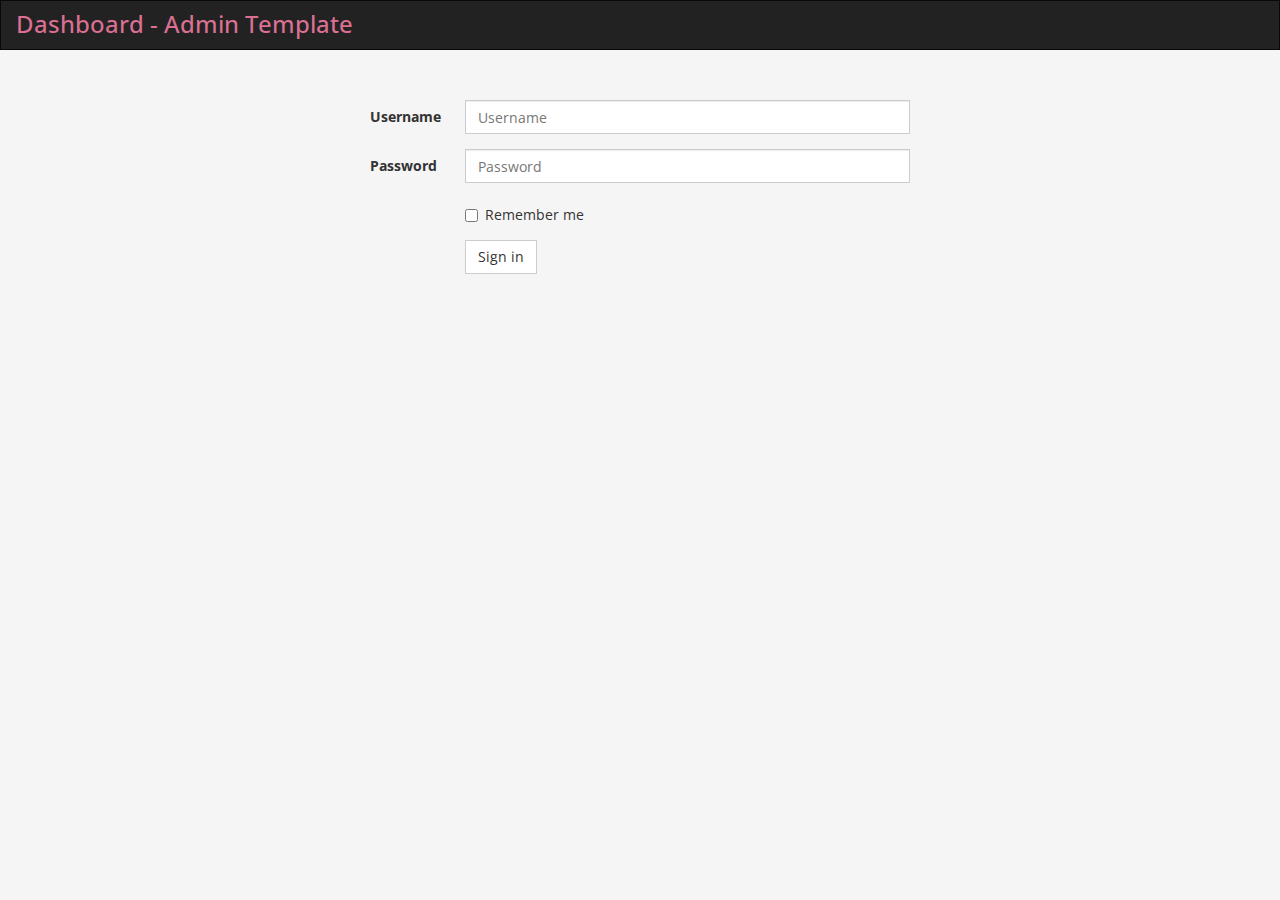
<file: Dashboard/sign-in.html>
<!DOCTYPE html>
<head>
  <meta charset="utf-8">
  <!--[if IE]><meta http-equiv="X-UA-Compatible" content="IE=edge,chrome=1"><![endif]-->
  <title>Dashboard Sign In, Free Admin Template</title>
  <meta name="keywords" content="" />
  <meta name="description" content="" />
  <meta name="viewport" content="width=device-width">        
  <link rel="stylesheet" href="css/templatemo_main.css">
<!-- 
Dashboard Template 
http://www.templatemo.com/preview/templatemo_415_dashboard
-->
</head>
<body>
  <div id="main-wrapper">
    <div class="navbar navbar-inverse" role="navigation">
      <div class="navbar-header">
        <div class="logo"><h1>Dashboard - Admin Template</h1></div>
      </div>   
    </div>
    <div class="template-page-wrapper">
      <form class="form-horizontal templatemo-signin-form" role="form" action="index.html" method="get">
        <div class="form-group">
          <div class="col-md-12">
            <label for="username" class="col-sm-2 control-label">Username</label>
            <div class="col-sm-10">
              <input type="text" class="form-control" id="username" placeholder="Username">
            </div>
          </div>              
        </div>
        <div class="form-group">
          <div class="col-md-12">
            <label for="password" class="col-sm-2 control-label">Password</label>
            <div class="col-sm-10">
              <input type="password" class="form-control" id="password" placeholder="Password">
            </div>
          </div>
        </div>
        <div class="form-group">
          <div class="col-md-12">
            <div class="col-sm-offset-2 col-sm-10">
              <div class="checkbox">
                <label>
                  <input type="checkbox"> Remember me
                </label>
              </div>
            </div>
          </div>
        </div>
        <div class="form-group">
          <div class="col-md-12">
            <div class="col-sm-offset-2 col-sm-10">
              <input type="submit" value="Sign in" class="btn btn-default">
            </div>
          </div>
        </div>
      </form>
    </div>
  </div>
</body>
</html>
</file>
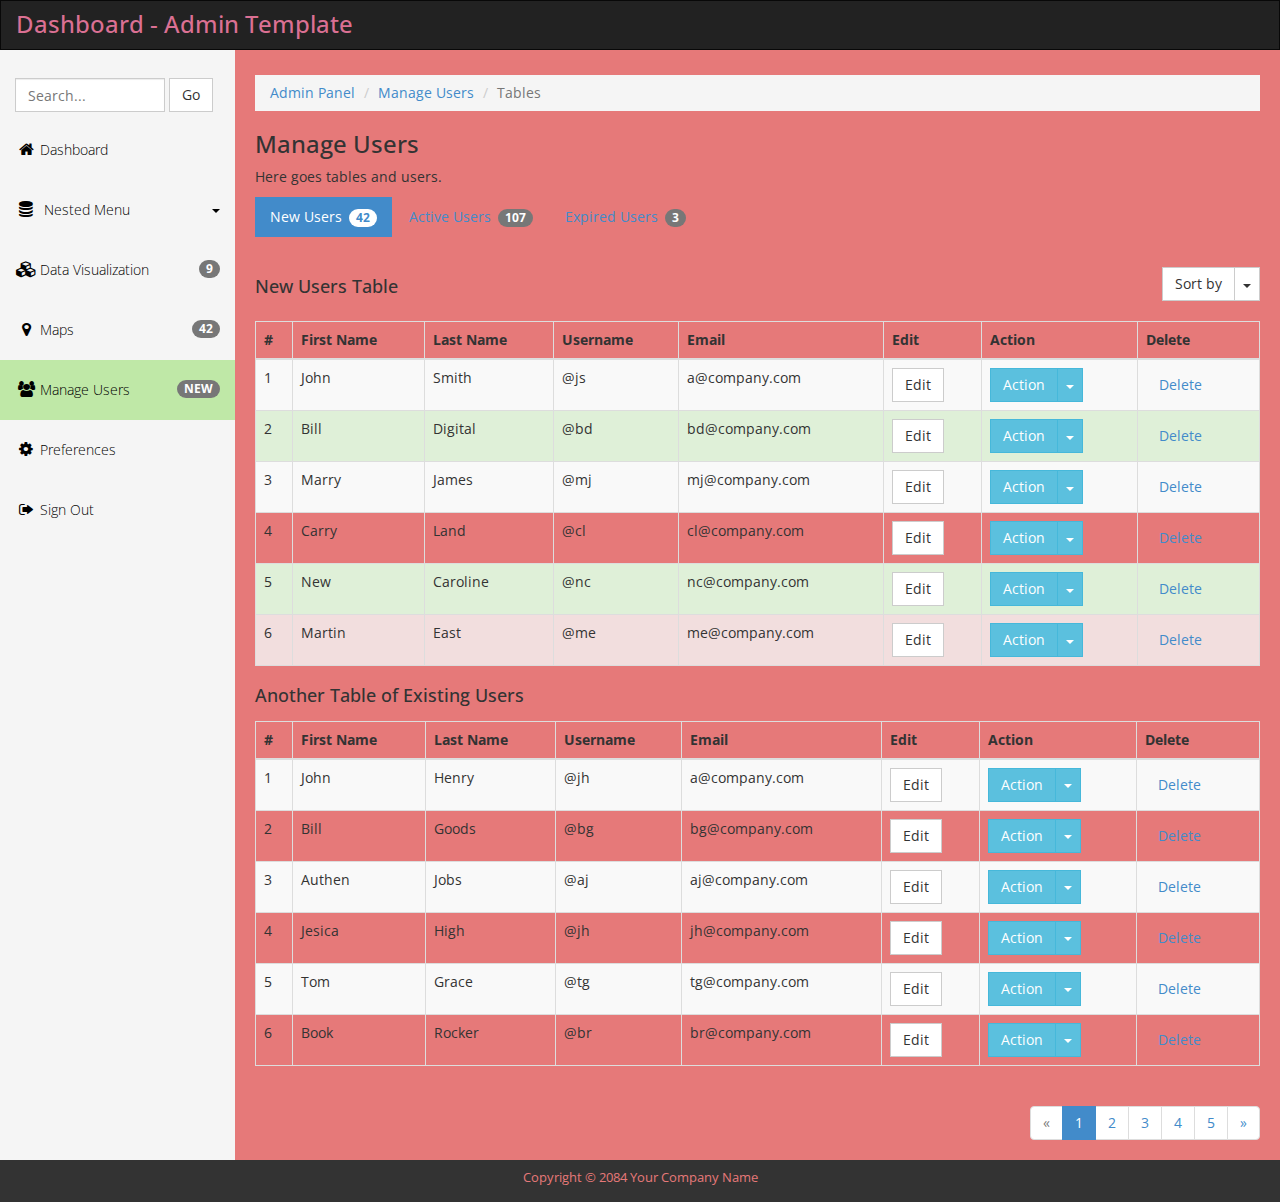
<file: Dashboard/tables.html>
<!DOCTYPE html>
<head>
  <meta charset="utf-8">
  <!--[if IE]><meta http-equiv="X-UA-Compatible" content="IE=edge,chrome=1"><![endif]-->
  <title>Dashboard Tables, Free Admin Template</title>
  <meta name="keywords" content="" />
  <meta name="description" content="" />
  <meta name="viewport" content="width=device-width">        
  <link rel="stylesheet" href="css/templatemo_main.css">
<!-- 
Dashboard Template 
http://www.templatemo.com/preview/templatemo_415_dashboard
-->
</head>
<body>
  <div id="main-wrapper">
    <div class="navbar navbar-inverse" role="navigation">
      <div class="navbar-header">
        <div class="logo"><h1>Dashboard - Admin Template</h1></div>
        <button type="button" class="navbar-toggle" data-toggle="collapse" data-target=".navbar-collapse">
          <span class="sr-only">Toggle navigation</span>
          <span class="icon-bar"></span>
          <span class="icon-bar"></span>
          <span class="icon-bar"></span>
        </button> 
      </div>   
    </div>
    <div class="template-page-wrapper">
      <div class="navbar-collapse collapse templatemo-sidebar">
        <ul class="templatemo-sidebar-menu">
          <li>
            <form class="navbar-form">
              <input type="text" class="form-control" id="templatemo_search_box" placeholder="Search...">
              <span class="btn btn-default">Go</span>
            </form>
          </li>
          <li><a href="index.html"><i class="fa fa-home"></i>Dashboard</a></li>
          <li class="sub">
            <a href="javascript:;">
              <i class="fa fa-database"></i> Nested Menu <div class="pull-right"><span class="caret"></span></div>
            </a>
            <ul class="templatemo-submenu">
              <li><a href="#">Aenean</a></li>
              <li><a href="#">Pellentesque</a></li>
              <li><a href="#">Congue</a></li>             
              <li><a href="#">Interdum</a></li>
              <li><a href="#">Facilisi</a></li>
            </ul>
          </li>
          <li><a href="data-visualization.html"><i class="fa fa-cubes"></i><span class="badge pull-right">9</span>Data Visualization</a></li>
          <li><a href="maps.html"><i class="fa fa-map-marker"></i><span class="badge pull-right">42</span>Maps</a></li>
          <li class="active"><a href="#"><i class="fa fa-users"></i><span class="badge pull-right">NEW</span>Manage Users</a></li>
          <li><a href="preferences.html"><i class="fa fa-cog"></i>Preferences</a></li>
          <li><a href="javascript:;" data-toggle="modal" data-target="#confirmModal"><i class="fa fa-sign-out"></i>Sign Out</a></li>
        </ul>
      </div><!--/.navbar-collapse -->

      <div class="templatemo-content-wrapper">
        <div class="templatemo-content">
          <ol class="breadcrumb">
            <li><a href="index.html">Admin Panel</a></li>
            <li><a href="#">Manage Users</a></li>
            <li class="active">Tables</li>
          </ol>
          <h1>Manage Users</h1>
          <p>Here goes tables and users.</p>

          <div class="row margin-bottom-30">
            <div class="col-md-12">
              <ul class="nav nav-pills">
                <li class="active"><a href="#">New Users <span class="badge">42</span></a></li>
                <li><a href="#">Active Users <span class="badge">107</span></a></li>
                <li><a href="#">Expired Users <span class="badge">3</span></a></li>
              </ul>          
            </div>
          </div> 
          <div class="row">
            <div class="col-md-12">
              <div class="btn-group pull-right" id="templatemo_sort_btn">
                <button type="button" class="btn btn-default">Sort by</button>
                <button type="button" class="btn btn-default dropdown-toggle" data-toggle="dropdown">
                  <span class="caret"></span>
                  <span class="sr-only">Toggle Dropdown</span>
                </button>
                <ul class="dropdown-menu" role="menu">
                  <li><a href="#">First Name</a></li>
                  <li><a href="#">Last Name</a></li>
                  <li><a href="#">Username</a></li>
                </ul>
              </div>
              <div class="table-responsive">
                <h4 class="margin-bottom-15">New Users Table</h4>
                <table class="table table-striped table-hover table-bordered">
                  <thead>
                    <tr>
                      <th>#</th>
                      <th>First Name</th>
                      <th>Last Name</th>
                      <th>Username</th>
                      <th>Email</th>
                      <th>Edit</th>
                      <th>Action</th>
                      <th>Delete</th>
                    </tr>
                  </thead>
                  <tbody>
                    <tr>
                      <td>1</td>
                      <td>John</td>
                      <td>Smith</td>
                      <td>@js</td>
                      <td>a@company.com</td>
                      <td><a href="#" class="btn btn-default">Edit</a></td>                    
                      <td>
                        <!-- Split button -->
                        <div class="btn-group">
                          <button type="button" class="btn btn-info">Action</button>
                          <button type="button" class="btn btn-info dropdown-toggle" data-toggle="dropdown">
                            <span class="caret"></span>
                            <span class="sr-only">Toggle Dropdown</span>
                          </button>
                          <ul class="dropdown-menu" role="menu">
                            <li><a href="#">Bootstrap</a></li>
                            <li><a href="#">Font Awesome</a></li>
                            <li><a href="#">jQuery</a></li>
                          </ul>
                        </div>
                      </td>
                      <td><a href="#" class="btn btn-link">Delete</a></td>
                    </tr>
                    <tr class="success">
                      <td>2</td>
                      <td>Bill</td>
                      <td>Digital</td>
                      <td>@bd</td>
                      <td>bd@company.com</td>
                      <td><a href="#" class="btn btn-default">Edit</a></td>
                      <td>
                        <!-- Split button -->
                        <div class="btn-group">
                          <button type="button" class="btn btn-info">Action</button>
                          <button type="button" class="btn btn-info dropdown-toggle" data-toggle="dropdown">
                            <span class="caret"></span>
                            <span class="sr-only">Toggle Dropdown</span>
                          </button>
                          <ul class="dropdown-menu" role="menu">
                            <li><a href="#">Bootstrap</a></li>
                            <li><a href="#">Font Awesome</a></li>
                            <li><a href="#">jQuery</a></li>
                          </ul>
                        </div>
                      </td>
                      <td><a href="#" class="btn btn-link">Delete</a></td>
                    </tr>
                    <tr>
                      <td>3</td>
                      <td>Marry</td>
                      <td>James</td>
                      <td>@mj</td>
                      <td>mj@company.com</td>
                      <td><a href="#" class="btn btn-default">Edit</a></td>
                      <td>
                        <!-- Split button -->
                        <div class="btn-group">
                          <button type="button" class="btn btn-info">Action</button>
                          <button type="button" class="btn btn-info dropdown-toggle" data-toggle="dropdown">
                            <span class="caret"></span>
                            <span class="sr-only">Toggle Dropdown</span>
                          </button>
                          <ul class="dropdown-menu" role="menu">
                            <li><a href="#">Bootstrap</a></li>
                            <li><a href="#">Font Awesome</a></li>
                            <li><a href="#">jQuery</a></li>
                          </ul>
                        </div>
                      </td>
                      <td><a href="#" class="btn btn-link">Delete</a></td>
                    </tr>
                    <tr>
                      <td>4</td>
                      <td>Carry</td>
                      <td>Land</td>
                      <td>@cl</td>
                      <td>cl@company.com</td>
                      <td><a href="#" class="btn btn-default">Edit</a></td>
                      <td>
                        <!-- Split button -->
                        <div class="btn-group">
                          <button type="button" class="btn btn-info">Action</button>
                          <button type="button" class="btn btn-info dropdown-toggle" data-toggle="dropdown">
                            <span class="caret"></span>
                            <span class="sr-only">Toggle Dropdown</span>
                          </button>
                          <ul class="dropdown-menu" role="menu">
                            <li><a href="#">Bootstrap</a></li>
                            <li><a href="#">Font Awesome</a></li>
                            <li><a href="#">jQuery</a></li>
                          </ul>
                        </div>
                      </td>
                      <td><a href="#" class="btn btn-link">Delete</a></td>
                    </tr>
                    <tr class="success">
                      <td>5</td>
                      <td>New</td>
                      <td>Caroline</td>
                      <td>@nc</td>
                      <td>nc@company.com</td>
                      <td><a href="#" class="btn btn-default">Edit</a></td>
                      <td>
                        <!-- Split button -->
                        <div class="btn-group">
                          <button type="button" class="btn btn-info">Action</button>
                          <button type="button" class="btn btn-info dropdown-toggle" data-toggle="dropdown">
                            <span class="caret"></span>
                            <span class="sr-only">Toggle Dropdown</span>
                          </button>
                          <ul class="dropdown-menu" role="menu">
                            <li><a href="#">Bootstrap</a></li>
                            <li><a href="#">Font Awesome</a></li>
                            <li><a href="#">jQuery</a></li>
                          </ul>
                        </div>
                      </td>
                      <td><a href="#" class="btn btn-link">Delete</a></td>
                    </tr>
                    <tr class="danger">
                      <td>6</td>
                      <td>Martin</td>
                      <td>East</td>
                      <td>@me</td>
                      <td>me@company.com</td>
                      <td><a href="#" class="btn btn-default">Edit</a></td>
                      <td>
                        <!-- Split button -->
                        <div class="btn-group">
                          <button type="button" class="btn btn-info">Action</button>
                          <button type="button" class="btn btn-info dropdown-toggle" data-toggle="dropdown">
                            <span class="caret"></span>
                            <span class="sr-only">Toggle Dropdown</span>
                          </button>
                          <ul class="dropdown-menu" role="menu">
                            <li><a href="#">Bootstrap</a></li>
                            <li><a href="#">Font Awesome</a></li>
                            <li><a href="#">jQuery</a></li>
                          </ul>
                        </div>
                      </td>
                      <td><a href="#" class="btn btn-link">Delete</a></td>
                    </tr>                    
                  </tbody>
                </table>
              </div>
              <div class="table-responsive">
                <h4 class="margin-bottom-15">Another Table of Existing Users</h4>
                <table class="table table-striped table-hover table-bordered">
                  <thead>
                    <tr>
                      <th>#</th>
                      <th>First Name</th>
                      <th>Last Name</th>
                      <th>Username</th>
                      <th>Email</th>
                      <th>Edit</th>
                      <th>Action</th>
                      <th>Delete</th>
                    </tr>
                  </thead>
                  <tbody>
                    <tr>
                      <td>1</td>
                      <td>John</td>
                      <td>Henry</td>
                      <td>@jh</td>
                      <td>a@company.com</td>
                      <td><a href="#" class="btn btn-default">Edit</a></td>                    
                      <td>
                        <!-- Split button -->
                        <div class="btn-group">
                          <button type="button" class="btn btn-info">Action</button>
                          <button type="button" class="btn btn-info dropdown-toggle" data-toggle="dropdown">
                            <span class="caret"></span>
                            <span class="sr-only">Toggle Dropdown</span>
                          </button>
                          <ul class="dropdown-menu" role="menu">
                            <li><a href="#">Bootstrap</a></li>
                            <li><a href="#">Font Awesome</a></li>
                            <li><a href="#">jQuery</a></li>
                          </ul>
                        </div>
                      </td>
                      <td><a href="#" class="btn btn-link">Delete</a></td>
                    </tr>
                    <tr>
                      <td>2</td>
                      <td>Bill</td>
                      <td>Goods</td>
                      <td>@bg</td>
                      <td>bg@company.com</td>
                      <td><a href="#" class="btn btn-default">Edit</a></td>
                      <td>
                        <div class="btn-group">
                          <button type="button" class="btn btn-info">Action</button>
                          <button type="button" class="btn btn-info dropdown-toggle" data-toggle="dropdown">
                            <span class="caret"></span>
                            <span class="sr-only">Toggle Dropdown</span>
                          </button>
                          <ul class="dropdown-menu" role="menu">
                            <li><a href="#">Bootstrap</a></li>
                            <li><a href="#">Font Awesome</a></li>
                            <li><a href="#">jQuery</a></li>
                          </ul>
                        </div>
                      </td>
                      <td><a href="#" class="btn btn-link">Delete</a></td>
                    </tr>
                    <tr>
                      <td>3</td>
                      <td>Authen</td>
                      <td>Jobs</td>
                      <td>@aj</td>
                      <td>aj@company.com</td>
                      <td><a href="#" class="btn btn-default">Edit</a></td>
                      <td>
                        <!-- Split button -->
                        <div class="btn-group">
                          <button type="button" class="btn btn-info">Action</button>
                          <button type="button" class="btn btn-info dropdown-toggle" data-toggle="dropdown">
                            <span class="caret"></span>
                            <span class="sr-only">Toggle Dropdown</span>
                          </button>
                          <ul class="dropdown-menu" role="menu">
                            <li><a href="#">Bootstrap</a></li>
                            <li><a href="#">Font Awesome</a></li>
                            <li><a href="#">jQuery</a></li>
                          </ul>
                        </div>
                      </td>
                      <td><a href="#" class="btn btn-link">Delete</a></td>
                    </tr>
                    <tr>
                      <td>4</td>
                      <td>Jesica</td>
                      <td>High</td>
                      <td>@jh</td>
                      <td>jh@company.com</td>
                      <td><a href="#" class="btn btn-default">Edit</a></td>
                      <td>
                        <!-- Split button -->
                        <div class="btn-group">
                          <button type="button" class="btn btn-info">Action</button>
                          <button type="button" class="btn btn-info dropdown-toggle" data-toggle="dropdown">
                            <span class="caret"></span>
                            <span class="sr-only">Toggle Dropdown</span>
                          </button>
                          <ul class="dropdown-menu" role="menu">
                            <li><a href="#">Bootstrap</a></li>
                            <li><a href="#">Font Awesome</a></li>
                            <li><a href="#">jQuery</a></li>
                          </ul>
                        </div>
                      </td>
                      <td><a href="#" class="btn btn-link">Delete</a></td>
                    </tr>
                    <tr>
                      <td>5</td>
                      <td>Tom</td>
                      <td>Grace</td>
                      <td>@tg</td>
                      <td>tg@company.com</td>
                      <td><a href="#" class="btn btn-default">Edit</a></td>
                      <td>
                        <!-- Split button -->
                        <div class="btn-group">
                          <button type="button" class="btn btn-info">Action</button>
                          <button type="button" class="btn btn-info dropdown-toggle" data-toggle="dropdown">
                            <span class="caret"></span>
                            <span class="sr-only">Toggle Dropdown</span>
                          </button>
                          <ul class="dropdown-menu" role="menu">
                            <li><a href="#">Bootstrap</a></li>
                            <li><a href="#">Font Awesome</a></li>
                            <li><a href="#">jQuery</a></li>
                          </ul>
                        </div>
                      </td>
                      <td><a href="#" class="btn btn-link">Delete</a></td>
                    </tr>
                    <tr>
                      <td>6</td>
                      <td>Book</td>
                      <td>Rocker</td>
                      <td>@br</td>
                      <td>br@company.com</td>
                      <td><a href="#" class="btn btn-default">Edit</a></td>
                      <td>
                        <!-- Split button -->
                        <div class="btn-group">
                          <button type="button" class="btn btn-info">Action</button>
                          <button type="button" class="btn btn-info dropdown-toggle" data-toggle="dropdown">
                            <span class="caret"></span>
                            <span class="sr-only">Toggle Dropdown</span>
                          </button>
                          <ul class="dropdown-menu" role="menu">
                            <li><a href="#">Bootstrap</a></li>
                            <li><a href="#">Font Awesome</a></li>
                            <li><a href="#">jQuery</a></li>
                          </ul>
                        </div>
                      </td>
                      <td><a href="#" class="btn btn-link">Delete</a></td>
                    </tr>                    
                  </tbody>
                </table>
              </div>
              <ul class="pagination pull-right">
                <li class="disabled"><a href="#">&laquo;</a></li>
                <li class="active"><a href="#">1 <span class="sr-only">(current)</span></a></li>
                <li><a href="#">2 <span class="sr-only">(current)</span></a></li>
                <li><a href="#">3 <span class="sr-only">(current)</span></a></li>
                <li><a href="#">4 <span class="sr-only">(current)</span></a></li>
                <li><a href="#">5 <span class="sr-only">(current)</span></a></li>
                <li><a href="#">&raquo;</a></li>
              </ul>  
            </div>
          </div>
        </div>
      </div>

      <!-- Modal -->
      <div class="modal fade" id="confirmModal" tabindex="-1" role="dialog" aria-labelledby="myModalLabel" aria-hidden="true">
        <div class="modal-dialog">
          <div class="modal-content">
            <div class="modal-header">
              <button type="button" class="close" data-dismiss="modal"><span aria-hidden="true">&times;</span><span class="sr-only">Close</span></button>
              <h4 class="modal-title" id="myModalLabel">Are you sure you want to sign out?</h4>
            </div>
            <div class="modal-footer">
              <a href="sign-in.html" class="btn btn-primary">Yes</a>
              <button type="button" class="btn btn-default" data-dismiss="modal">No</button>
            </div>
          </div>
        </div>
      </div>

      <footer class="templatemo-footer">
        <div class="templatemo-copyright">
          <p>Copyright &copy; 2084 Your Company Name <!-- Credit: www.templatemo.com --></p>
        </div>
      </footer>
    </div>
</div>
    <script src="js/jquery.min.js"></script>
    <script src="js/bootstrap.min.js"></script>
    <script src="js/templatemo_script.js"></script>
  </body>
</html>
</file>
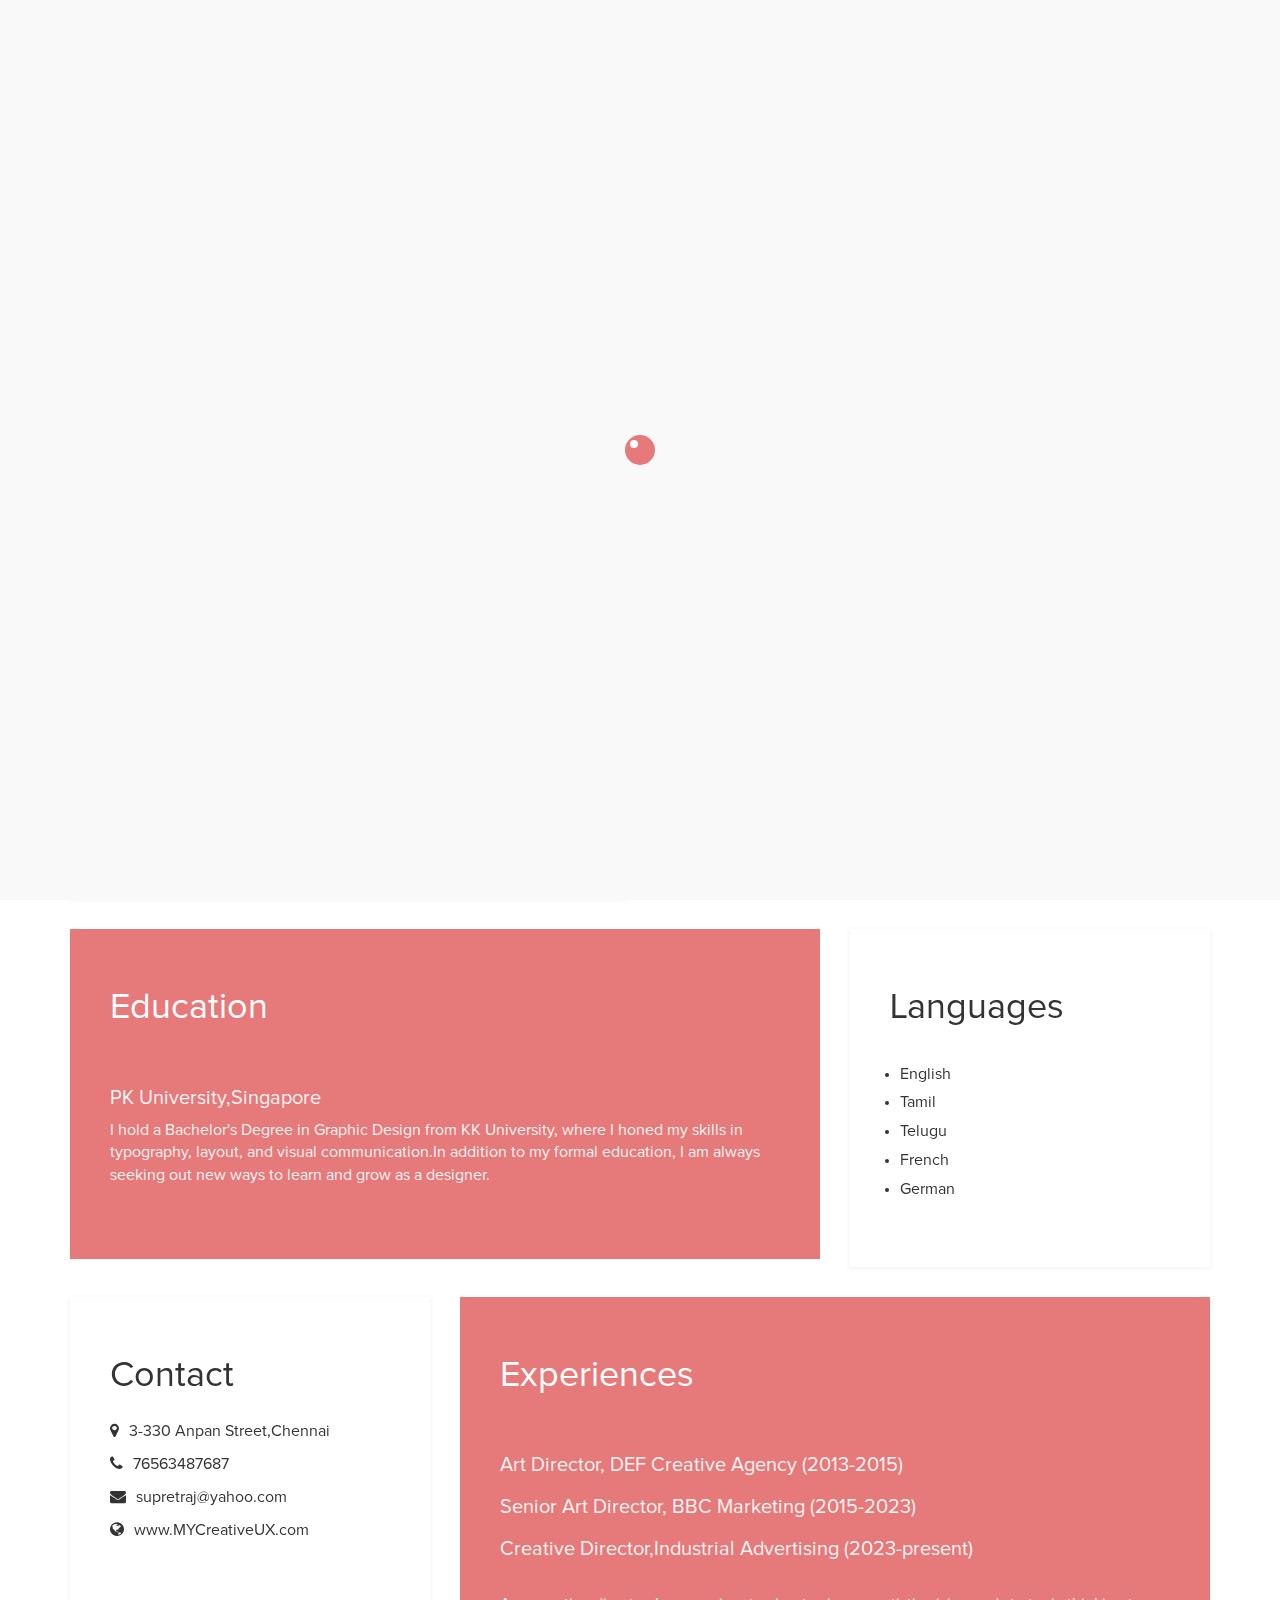
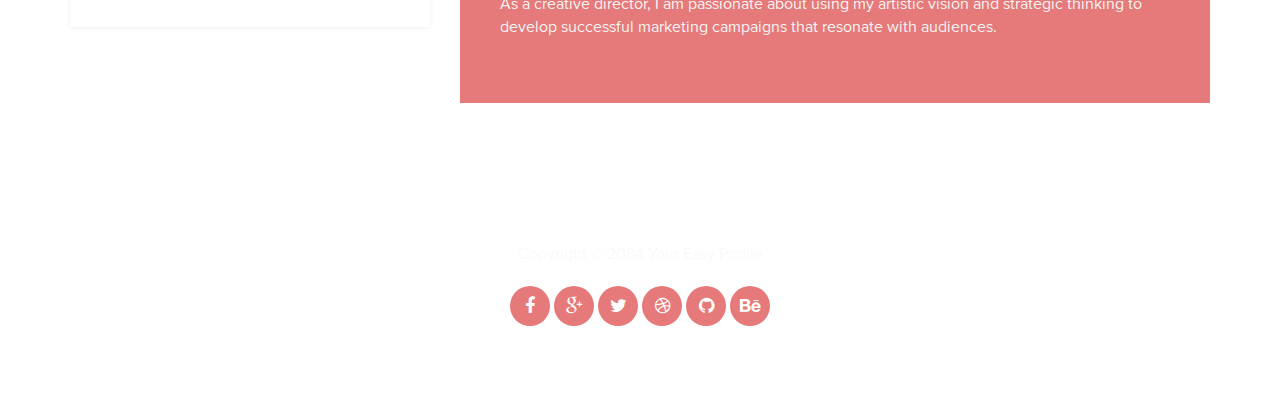
<file: Profile/Profile.html>
<!DOCTYPE html>
<html lang="en">
<head>
	<meta charset="utf-8">
	<title>supreet profile</title>
	<meta http-equiv="X-UA-Compatible" content="IE=Edge">
	<meta name="viewport" content="width=device-width, initial-scale=1">
	<meta name="keywords" content="">
	<meta name="description" content="">
<!-- 
Easy Profile Template
http://www.templatemo.com/tm-467-easy-profile
-->
	<!-- stylesheet css -->
	<link rel="stylesheet" href="css/bootstrap.min.css">
	<link rel="stylesheet" href="css/font-awesome.min.css">
	<link rel="stylesheet" href="css/templatemo-orange.css">
</head>
<body data-spy="scroll" data-target=".navbar-collapse">

<!-- preloader section -->
<div class="preloader">
	<div class="sk-spinner sk-spinner-wordpress">
       <span class="sk-inner-circle"></span>
     </div>
</div>

<!-- header section -->
<header>
	<div class="container">
		<div class="row">
			<div class="col-md-12 col-sm-12">
				<img src="images/Supreet-1.png" class="img-responsive img-circle tm-border" alt="templatemo easy profile">
				<hr>
				<h1 class="tm-title bold shadow">Hi, I am Supreet<ia/h1>
				<h1 class="white bold shadow">Creative Director</h1>
			</div>
		</div>
	</div>
</header>

<!-- about and skills section -->
<section class="container">
	<div class="row">
		<div class="col-md-6 col-sm-12">
			<div class="about">
				<h3 class="accent">Easy Profile</h3><br>
				<p>As an experienced creative director with over 10 years of experience, I have developed a strong track record of leading successful creative campaigns across a range of industries. I am passionate about developing innovative and engaging concepts that resonate with audiences, and I enjoy working collaboratively with teams to bring these ideas to life.</p>
			</div>
		</div>
		<div class="col-md-6 col-sm-12">
			<div class="skills">
				<h2 class="white">Skills</h2>
				<strong>PHP MySQL</strong>
				<span class="pull-right">70%</span>
					<div class="progress">
						<div class="progress-bar progress-bar-primary" role="progressbar" 
                        aria-valuenow="70" aria-valuemin="0" aria-valuemax="100" style="width: 70%;"></div>
					</div>
				<strong>UI/UX Design</strong>
				<span class="pull-right">85%</span>
					<div class="progress">
						<div class="progress-bar progress-bar-primary" role="progressbar" 
                        aria-valuenow="85" aria-valuemin="0" aria-valuemax="100" style="width: 85%;"></div>
					</div>
				<strong>Bootstrap</strong>
				<span class="pull-right">95%</span>
					<div class="progress">
						<div class="progress-bar progress-bar-primary" role="progressbar" 
                        aria-valuenow="95" aria-valuemin="0" aria-valuemax="100" style="width: 95%;"></div>
					</div>
			</div>
		</div>
	</div>
</section>

<!-- education and languages -->
<section class="container">
	<div class="row">
		<div class="col-md-8 col-sm-12">
			<div class="education">
				<h2 class="white">Education</h2>
					<div class="education-content">
						<h4 class="education-title accent">New Web Design</h4>
							<div class="education-school">
								<h5>PK University,Singapore</h5><span></span>
							</div>
						<p class="education-description">I hold a Bachelor's Degree in Graphic Design from KK University, where I honed my skills in typography, layout, and visual communication.In addition to my formal education, I am always seeking out new ways to learn and grow as a designer.</p>
					</div>
			</div>
		</div>
		<div class="col-md-4 col-sm-12">
			<div class="languages">
				<h2>Languages</h2>
					<ul>
						<li>English </li>
						<li>Tamil</li>
						<li>Telugu</li>
						<li>French</li>
						<li>German</li>
					</ul>
			</div>
		</div>
	</div>
</section>

<!-- contact and experience -->
<section class="container">
	<div class="row">
		<div class="col-md-4 col-sm-12">
			<div class="contact">
				<h2>Contact</h2>
					<p><i class="fa fa-map-marker"></i> 3-330 Anpan Street,Chennai</p>
					<p><i class="fa fa-phone"></i> 76563487687</p>
					<p><i class="fa fa-envelope"></i> supretraj@yahoo.com</p>
					<p><i class="fa fa-globe"></i> www.MYCreativeUX.com</p>
			</div>
		</div>
		<div class="col-md-8 col-sm-12">
			<div class="experience">
				<h2 class="white">Experiences</h2>
					<div class="experience-content">
						<h4 class="experience-title accent">Website Development</h4>
						<h5>Art Director, DEF Creative Agency (2013-2015)</h5><span></span>
						<h5>Senior Art Director, BBC Marketing (2015-2023)</h5><span></span>
						<h5>Creative Director,Industrial Advertising (2023-present)</h5><span></span><br><br>
						<p class="education-description">As a creative director, I am passionate about using my artistic vision and strategic thinking to develop successful marketing campaigns that resonate with audiences.</p>
					</div>
			</div>
		</div>
	</div>
</section>

<!-- footer section -->
<footer>
	<div class="container">
		<div class="row">
			<div class="col-md-12 col-sm-12">
				<p>Copyright &copy; 2084 Your Easy Profile</p>
				<ul class="social-icons">
					<li><a href="#" class="fa fa-facebook"></a></li>
                    <li><a href="#" class="fa fa-google-plus"></a></li>
					<li><a href="#" class="fa fa-twitter"></a></li>
					<li><a href="#" class="fa fa-dribbble"></a></li>
					<li><a href="#" class="fa fa-github"></a></li>
					<li><a href="#" class="fa fa-behance"></a></li>
				</ul>
			</div>
		</div>
	</div>
</footer>

<!-- javascript js -->	
<script src="js/jquery.js"></script>
<script src="js/bootstrap.min.js"></script>	
<script src="js/jquery.backstretch.min.js"></script>
<script src="js/custom.js"></script>

</body>
</html>
</file>
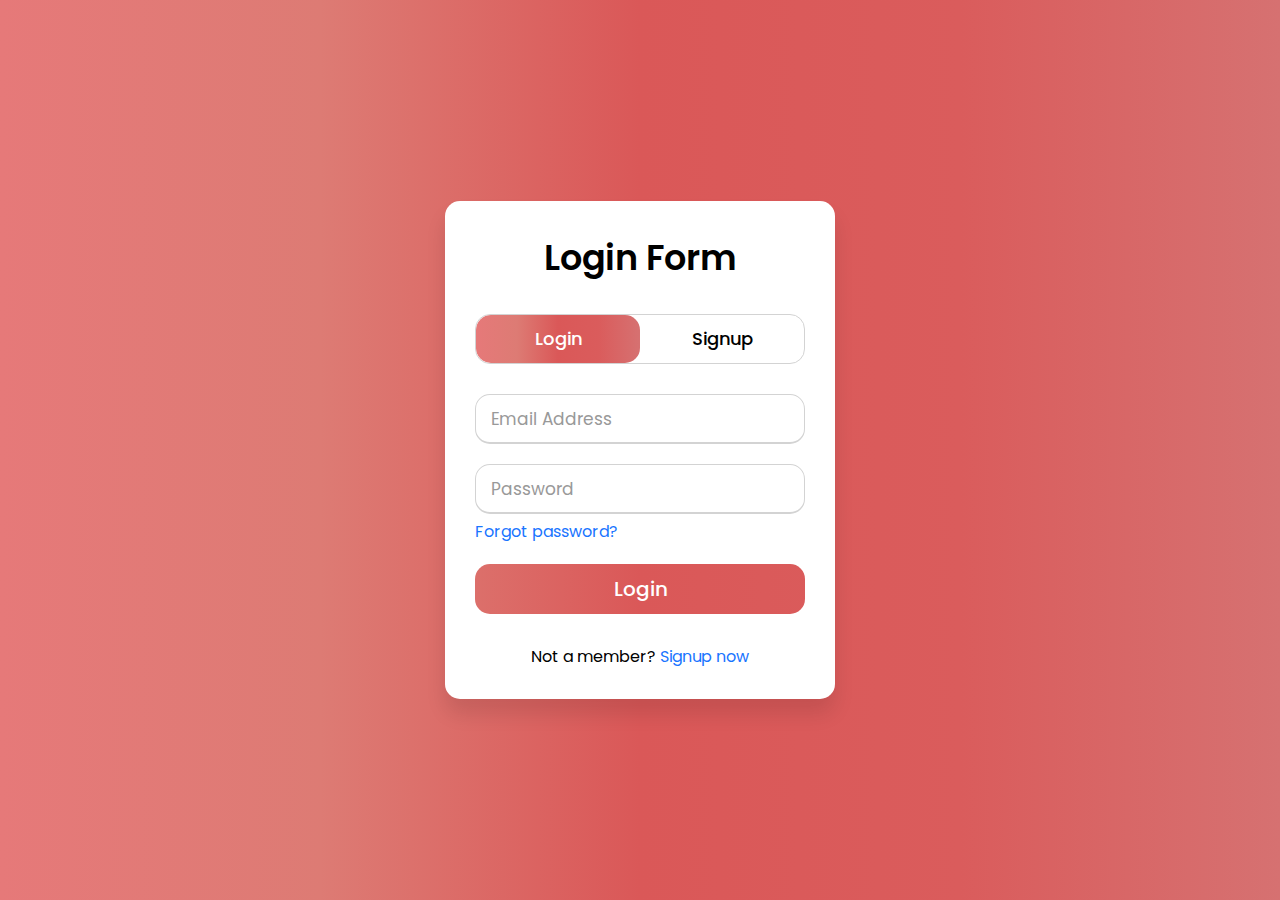
<file: sign up/sign_up.html>
<!DOCTYPE html>
<html lang="en">
<head>
    <meta charset="UTF-8">
    <meta http-equiv="X-UA-Compatible" content="IE=edge">
    <meta name="viewport" content="width=device-width, initial-scale=1.0">
    <title>Document</title>
    <link rel="stylesheet" href="Style.css">
</head>
<body>
    <div class="wrapper">
        <div class="title-text">
          <div class="title login">Login Form</div>
          <div class="title signup">Signup Form</div>
        </div>
        <div class="form-container">
          <div class="slide-controls">
            <input type="radio" name="slide" id="login" checked>
            <input type="radio" name="slide" id="signup">
            <label for="login" class="slide login">Login</label>
            <label for="signup" class="slide signup">Signup</label>
            <div class="slider-tab"></div>
          </div>
          <div class="form-inner">
            <form action="#" class="login">
              <div class="field">
                <input type="text" placeholder="Email Address" required>
              </div>
              <div class="field">
                <input type="password" placeholder="Password" required>
              </div>
              <div class="pass-link"><a href="#">Forgot password?</a></div>
              <div class="field btn">
                <div class="btn-layer"></div>
                <input type="submit" value="Login">
              </div>
              <div class="signup-link">Not a member? <a href="">Signup now</a></div>
            </form>
            <form action="#" class="signup">
              <div class="field">
                <input type="text" placeholder="Email Address" required>
              </div>
              <div class="field">
                <input type="password" placeholder="Password" required>
              </div>
              <div class="field">
                <input type="password" placeholder="Confirm password" required>
              </div>
              <div class="field btn">
                <div class="btn-layer"></div>
                <input type="submit" value="Signup">
              </div>
            </form>
          </div>
        </div>
      </div>
    
    
</body>
</html>
</file>
<file: Dashboard/css/templatemo_main.css>
/* 

Dashboard Template 
http://www.templatemo.com/preview/templatemo_415_dashboard

    1. CSS Imports
    2. General Styles
    3. Sidebar
    4. Charts
    5. Preferences form
    6. Sign in form
    7. tables.html
    8. Bootstrap overrides
    9. Maps
    10. Media Queries
	
--------------------------------------- */

/* 1. CSS Imports
--------------------------------------- */
@import url('http://fonts.googleapis.com/css?family=Open Sans:300,400,700');
@import url(font-awesome.min.css);
@import url(bootstrap.min.css);

/* 2. General Styles
--------------------------------------- */
* { font-family: 'Open Sans', sans-serif; }
body { background-color:whitesmoke; }
h1 { font-size: 24px; }
.btn a {
    color: white;
    text-decoration: none;
}
.logo { display: inline-block; }
.logo h1 {
    font-size: 24px;
    margin: 10px 15px;
}
.templatemo-content-wrapper {
    float: left;
    width: 100%;
}
.templatemo-content {
    margin-left: 235px;
    margin-top: 0px;
    min-height: 600px;
    padding: 25px 20px 0 20px;
    background-color: #e67979;
    overflow-x: hidden;
}
.templatemo-footer {
    clear: both;
    font-size: 13px;
    padding: 8px 0 5px 0;
    text-align: center;
    color: #e67979;
    background-color: #333;
}
.margin-bottom-15 { margin-bottom: 15px; }
.margin-bottom-30 { margin-bottom: 30px; }

/* 3. Sidebar
------------------------------------------------------*/
#templatemo_search_box {
    width: 150px;
    display: inline-block;
}
.navbar {
    margin-bottom: 0;
    border-radius: 0;
}
.navbar-header { color:palevioletred;}
.templatemo-sidebar {
    padding: 0;
    margin-top: 20px;
}
.templatemo-sidebar .templatemo-sidebar-menu {
    list-style: none;
    margin: 0;
    padding: 0;
}
.templatemo-sidebar .templatemo-sidebar-menu > li {
    display: block;
    margin: 0;
    padding: 0;
    border: 0px;
}
.templatemo-sidebar .templatemo-sidebar-menu > li > a {
    display: block;
    position: relative;
    margin: 0;
    border: 0px;
    padding: 20px 15px;
    text-decoration: none;
    font-size: 14px;
    font-weight: 300;    
}
.templatemo-sidebar-menu a { color: black; }
.templatemo-sidebar-menu a:hover { text-decoration: none; }
.templatemo-sidebar-menu li.sub .templatemo-submenu { display: none; }
.templatemo-sidebar-menu li.sub.open .templatemo-submenu { display: block; }
.templatemo-submenu { padding-left: 0; }
.templatemo-submenu li {
    list-style: none;
    background-color: #DFDFDF;
}
.templatemo-submenu li a {
    display: block;
    padding: 20px 15px;
    margin: 0;
}
.templatemo-sidebar-menu > li.sub.open > a {
    background-color: rgba(145,145,145,0.3);
}
.templatemo-sidebar .templatemo-sidebar-menu >li.active, .templatemo-sidebar .templatemo-sidebar-menu>li>a:hover {
    background-color: rgb(191, 232, 167);
}
.templatemo-submenu li > a:hover {
    background-color: rgb(228,228,228);
}
.templatemo-sidebar .templatemo-sidebar-menu > li > a > i {
    font-size: 16px;
    top: 2px;
    margin-top: 1px;
    margin-left: 1px;
    margin-right: 4px;
    display: inline-block;
    width: 1.25em;
    text-align: center;
}

/* 4. Charts 
--------------------------------------------*/
.templatemo-chart-box {
    display: inline-block;
    text-align: center;
    padding: 20px 30px 30px 0;
}

/* 5. Preferences Form
------------------------------------------*/
#templatemo-preferences-form {
    max-width: 960px;
    margin-bottom: 30px;
}

/* 6. Sign in Form 
--------------------------------------------*/
.templatemo-signin-form {
    padding-top: 50px;
    max-width: 600px;
    margin: 0 auto;
}
.form-horizontal .form-group {
    margin-right: 0;
    margin-left: 0;
}

/* 7. tables.html
------------------------------------------*/
#templatemo_sort_btn { margin-bottom: 20px; }

/* 8. Bootstrap overrides
----------------------------------------------*/
.nav-pills>li>a, .nav-tabs>li>a, .alert, .progress, .panel, .btn, .panel-group .panel, .form-control, .modal-content, .breadcrumb {
    border-radius: 0;
}
.list-group-item:first-child, .panel-heading {
    border-top-left-radius: 0;
    border-top-right-radius: 0;
}
.list-group-item:last-child {
    border-bottom-right-radius: 0;
    border-bottom-left-radius: 0;
}
.form-control-feedback { right: 15px; }

/* 9. Maps
------------------------------------------------------*/
.jqvmap-zoomin, .jqvmap-zoomout {
    width: 15px;
    height: 15px;
}
.vmap { height: 400px; }

/* 10. Media Queries
------------------------------------------------------*/
@media screen and (min-width: 992px) {
    .templatemo-sidebar {
        width: 235px;
        float: left;
        position: relative;
        margin-right: -100%;
    }
}
@media screen and (max-width: 991px) {
    .navbar-form {
        padding: 0;
        margin-left: 0;
    }
    .navbar-header { float: none; }
    .navbar-toggle { display: block; }
    .templatemo-sidebar {
        border-top: 0 !important;
        margin: 20px;
    }
    .templatemo-sidebar.navbar-collapse.collapse {
        display: none !important;
    }
    .templatemo-sidebar.navbar-collapse.in {
        border-top: 0 !important;
        margin: 20px;
        position: relative;
        overflow: hidden !important;
        overflow-y: auto !important;
        display: block !important;
    }
    .templatemo-content-wrapper { float: none; }
    .templatemo-content { margin: 0; }
}
@media screen and (max-width: 767px) {
    .templatemo-chart-box {
        padding-right: 0;
    }
}
</file>
<file: Dashboard/jqvmap/jqvmap.css>
/*!
 * jQVMap Version 1.0 
 *
 * http://jqvmap.com
 *
 * Copyright 2012, Peter Schmalfeldt <manifestinteractive@gmail.com>
 * Licensed under the MIT license.
 *
 * Fork Me @ https://github.com/manifestinteractive/jqvmap
 */
.jqvmap-label
{
	position: absolute;
	display: none;
	-webkit-border-radius: 3px;
	-moz-border-radius: 3px;
	border-radius: 3px;
	background: #292929;
	color: white;
	font-family: sans-serif, Verdana;
	font-size: smaller;
	padding: 3px;
}
.jqvmap-zoomin, .jqvmap-zoomout
{
	position: absolute;
	left: 10px;
	-webkit-border-radius: 3px;
	-moz-border-radius: 3px;
	border-radius: 3px;
	background: #000000;
	padding: 3px;
	color: white;
	width: 10px;
	height: 10px;
	cursor: pointer;
	line-height: 10px;
	text-align: center;
}
.jqvmap-zoomin
{
	top: 10px;
}
.jqvmap-zoomout
{
	top: 30px;
}
.jqvmap-region
{
  cursor: pointer;
}
.jqvmap-ajax_response
{
  width: 100%;
  height: 500px;
}
</file>
<file: Profile/css/templatemo-orange.css>
/*

Easy Profile Template
http://www.templatemo.com/tm-467-easy-profile

*/

html, body {
  margin:0;border:0;padding:0;
  font-size:16px;
  font-family:'Proxima';
  overflow-x:hidden;
  position: relative;
  vertical-align: baseline;
}

html {
    -webkit-font-smoothing: antialiased;
}

h1 {font-size:40px;}
h2 {font-size:36px;}
h3 {font-size:30px;}
h4 {font-size:24px;}
h5 {font-size:20px;}
h6 {font-size:18px;}

h2 {
  padding-bottom: 14px;
}

.accent {
  font-family: 'Proxima Bold';
  line-height: 14px;
  color: #e67979;
}

.bold {
	font-weight: bold;
}

.tm-border {
	border: 5px solid #fff;
	box-shadow: 2px 2px #000;
}

.shadow {
	text-shadow: 1px 1px #000;
}

.tm-title {
	color: #e67979;
}

.white {
  color: #fff;
}

.about,.skills,
.education,.languages,
.contact, .experience {
  padding: 40px;
  min-height: 330px;
}

.education, .languages,
.contact, .experience {
  margin-top: 30px;
}

@font-face {
    font-family: 'Proxima';
    src: url(../fonts/ProximaNova-Regular.otf);
}

@font-face {
    font-family: 'Proxima Bold';
    src: url(../fonts/ProximaNova-Bold.otf);
}

/* preloader section */
.preloader {
  position: fixed;
  top: 0;
  left: 0;
   width: 100%;
  height: 100%;
   z-index: 99999;
   display: -webkit-flex;
    display: -ms-flexbox;
   display: flex;
   -webkit-flex-flow: row nowrap;
   -ms-flex-flow: row nowrap;
    flex-flow: row nowrap;
     -webkit-justify-content: center;
    -ms-flex-pack: center;
    justify-content: center;
    -webkit-align-items: center;
     -ms-flex-align: center;
     align-items: center;
    background: none repeat scroll 0 0 #fff;
  background: none repeat scroll 0 0 #f9f9f9;
}
.sk-spinner-wordpress.sk-spinner {
  background-color: #e67979;
  width: 30px;
  height: 30px;
  border-radius: 30px;
  position: relative;
  -webkit-animation: sk-innerCircle 1s linear infinite;
          animation: sk-innerCircle 1s linear infinite; }
.sk-spinner-wordpress .sk-inner-circle {
  display: block;
  background-color: #fff;
  width: 8px;
  height: 8px;
  position: absolute;
  border-radius: 8px;
  top: 5px;
  left: 5px; }

@-webkit-keyframes sk-innerCircle {
  0% {
    -webkit-transform: rotate(0);
            transform: rotate(0); }

  100% {
    -webkit-transform: rotate(360deg);
            transform: rotate(360deg); } }

@keyframes sk-innerCircle {
  0% {
    -webkit-transform: rotate(0);
            transform: rotate(0); }

  100% {
    -webkit-transform: rotate(360deg);
            transform: rotate(360deg); } }

/* header section */
header {
  text-align: center;
  min-height: 400px;
  overflow: hidden;
  position: relative;
  padding-top: 160px;
  padding-bottom: 140px;
}
header img {
  display: inline-block !important;
}
header h2 {
  padding-top: 40px;
}
header hr {
  border-color: #e67979;
  width: 100px;
}

/* about section */
.about {
  background: #f5f5f5;
  box-shadow: 0px 1px 5px rgba(50,50,50,0.08);
}

/* skills section */
.skills {
  background: #e67979;
  color: #f5f5f5;
}
.skills .progress {
  border-radius: 0px;
  height: 4px;
}
.skills .progress .progress-bar-primary {
  background: rgb(233, 157, 36);
}
.skills strong {
  display: inline-block;
  font-weight: normal;
  padding-bottom: 6px;
}

/* education section */
.education {
  background: #e67979;
  color: #f5f5f5;
}
.education .education-content {
  padding-bottom: 14px;
}
.education h5 {
  display: inline-block;
}
.education span {
  padding-right: 10px;
  padding-left: 20px;
}

/* languages section */
.languages {
  background: #fff;
 box-shadow: 0px 1px 5px rgba(50,50,50,0.08);
}
.languages ul {
  padding: 10px;
}
.languages ul li {
  padding-bottom: 6px;
}

/* contact section */
.contact {
  background: #fff;
 box-shadow: 0px 1px 5px rgba(50,50,50,0.08);
}
.contact .fa {
  padding-right: 6px;
}

/* experience section */
.experience {
  background: #e67979;
  color: #f5f5f5;
}
.experience .experience-content {
  padding-bottom: 14px;
}
.experience h5 {
  display: inline-block;
}
.experience span {
  padding-right: 10px;
  padding-left: 20px;
}

/* footer section */
footer {
  color: #f9f9f9;
  text-align: center;
  padding-top: 140px;
  padding-bottom: 100px;
}

/* social icon section */
.social-icons {
  padding: 0;
  margin: 0;
}
.social-icons li {
  display: inline-block;
  list-style: none;
}
.social-icons li a {
  background: #e67979;
  border-radius: 50%;
  color: #fff;
  text-decoration: none;
  font-size: 18px;
  width: 40px;
  height: 40px;
  line-height: 40px;
  text-align: center;
  transition: all 0.4s ease-in;
  position: relative;
  bottom: 10px;
  top: 10px;
}
.social-icons li a:hover {
  background: #202020;
  color: #fff;
}

@media ( max-width: 980px ) {
  .skills {
    margin-top: 30px;
  }
}

@media ( max-width: 360px ) {
  header h1 {
    font-size: 30px;
  }
  .about h2 {
    font-size: 24px;
  }
  .education h4,
  .experience h4 {
    font-size: 20px;
  }
}
</file>
<file: sign up/Style.css>
@import url('https://fonts.googleapis.com/css?family=Poppins:400,500,600,700&display=swap');
*{
  margin: 0;
  padding: 0;
  box-sizing: border-box;
  font-family: 'Poppins', sans-serif;
}
html,body{
  display: grid;
  height: 100%;
  width: 100%;
  place-items: center;
  background: -webkit-linear-gradient(left,#e67979, #dd7b74,#da5858,#da5c5c,#d67171);
}
::selection{
  background: #e67979;
  color: #fff;
}
.wrapper{
  overflow: hidden;
  max-width: 390px;
  background: #fff;
  padding: 30px;
  border-radius: 15px;
  box-shadow: 0px 15px 20px rgba(0,0,0,0.1);
}
.wrapper .title-text{
  display: flex;
  width: 200%;
}
.wrapper .title{
  width: 50%;
  font-size: 35px;
  font-weight: 600;
  text-align: center;
  transition: all 0.6s cubic-bezier(0.68,-0.55,0.265,1.55);
}
.wrapper .slide-controls{
  position: relative;
  display: flex;
  height: 50px;
  width: 100%;
  overflow: hidden;
  margin: 30px 0 10px 0;
  justify-content: space-between;
  border: 1px solid lightgrey;
  border-radius: 15px;
}
.slide-controls .slide{
  height: 100%;
  width: 100%;
  color: #fff;
  font-size: 18px;
  font-weight: 500;
  text-align: center;
  line-height: 48px;
  cursor: pointer;
  z-index: 1;
  transition: all 0.6s ease;
}
.slide-controls label.signup{
  color: #000;
}
.slide-controls .slider-tab{
  position: absolute;
  height: 100%;
  width: 50%;
  left: 0;
  z-index: 0;
  border-radius: 15px;
  background: -webkit-linear-gradient(left,#e67979, #dd7b74,#da5858,#da5c5c,#d67171);
  transition: all 0.6s cubic-bezier(0.68,-0.55,0.265,1.55);
}
input[type="radio"]{
  display: none;
}
#signup:checked ~ .slider-tab{
  left: 50%;
}
#signup:checked ~ label.signup{
  color: #fff;
  cursor: default;
  user-select: none;
}
#signup:checked ~ label.login{
  color: #000;
}
#login:checked ~ label.signup{
  color: #000;
}
#login:checked ~ label.login{
  cursor: default;
  user-select: none;
}
.wrapper .form-container{
  width: 100%;
  overflow: hidden;
}
.form-container .form-inner{
  display: flex;
  width: 200%;
}
.form-container .form-inner form{
  width: 50%;
  transition: all 0.6s cubic-bezier(0.68,-0.55,0.265,1.55);
}
.form-inner form .field{
  height: 50px;
  width: 100%;
  margin-top: 20px;
}
.form-inner form .field input{
  height: 100%;
  width: 100%;
  outline: none;
  padding-left: 15px;
  border-radius: 15px;
  border: 1px solid lightgrey;
  border-bottom-width: 2px;
  font-size: 17px;
  transition: all 0.3s ease;
}
.form-inner form .field input:focus{
  border-color: #fff;
  /* box-shadow: inset 0 0 3px #fb6aae; */
}
.form-inner form .field input::placeholder{
  color: #999;
  transition: all 0.3s ease;
}
form .field input:focus::placeholder{
  color: #1a75ff;
}
.form-inner form .pass-link{
  margin-top: 5px;
}
.form-inner form .signup-link{
  text-align: center;
  margin-top: 30px;
}
.form-inner form .pass-link a,
.form-inner form .signup-link a{
  color: #1a75ff;
  text-decoration: none;
}
.form-inner form .pass-link a:hover,
.form-inner form .signup-link a:hover{
  text-decoration: underline;
}
form .btn{
  height: 50px;
  width: 100%;
  border-radius: 15px;
  position: relative;
  overflow: hidden;
}
form .btn .btn-layer{
  height: 100%;
  width: 300%;
  position: absolute;
  left: -100%;
  background: -webkit-linear-gradient(left,#e67979, #dd7b74,#da5858,#da5c5c,#d67171);
  border-radius: 15px;
  transition: all 0.4s ease;;
}
form .btn:hover .btn-layer{
  left: 0;
}
form .btn input[type="submit"]{
  height: 100%;
  width: 100%;
  z-index: 1;
  position: relative;
  background: none;
  border: none;
  color: #fff;
  padding-left: 0;
  border-radius: 15px;
  font-size: 20px;
  font-weight: 500;
  cursor: pointer;
}
</file>
